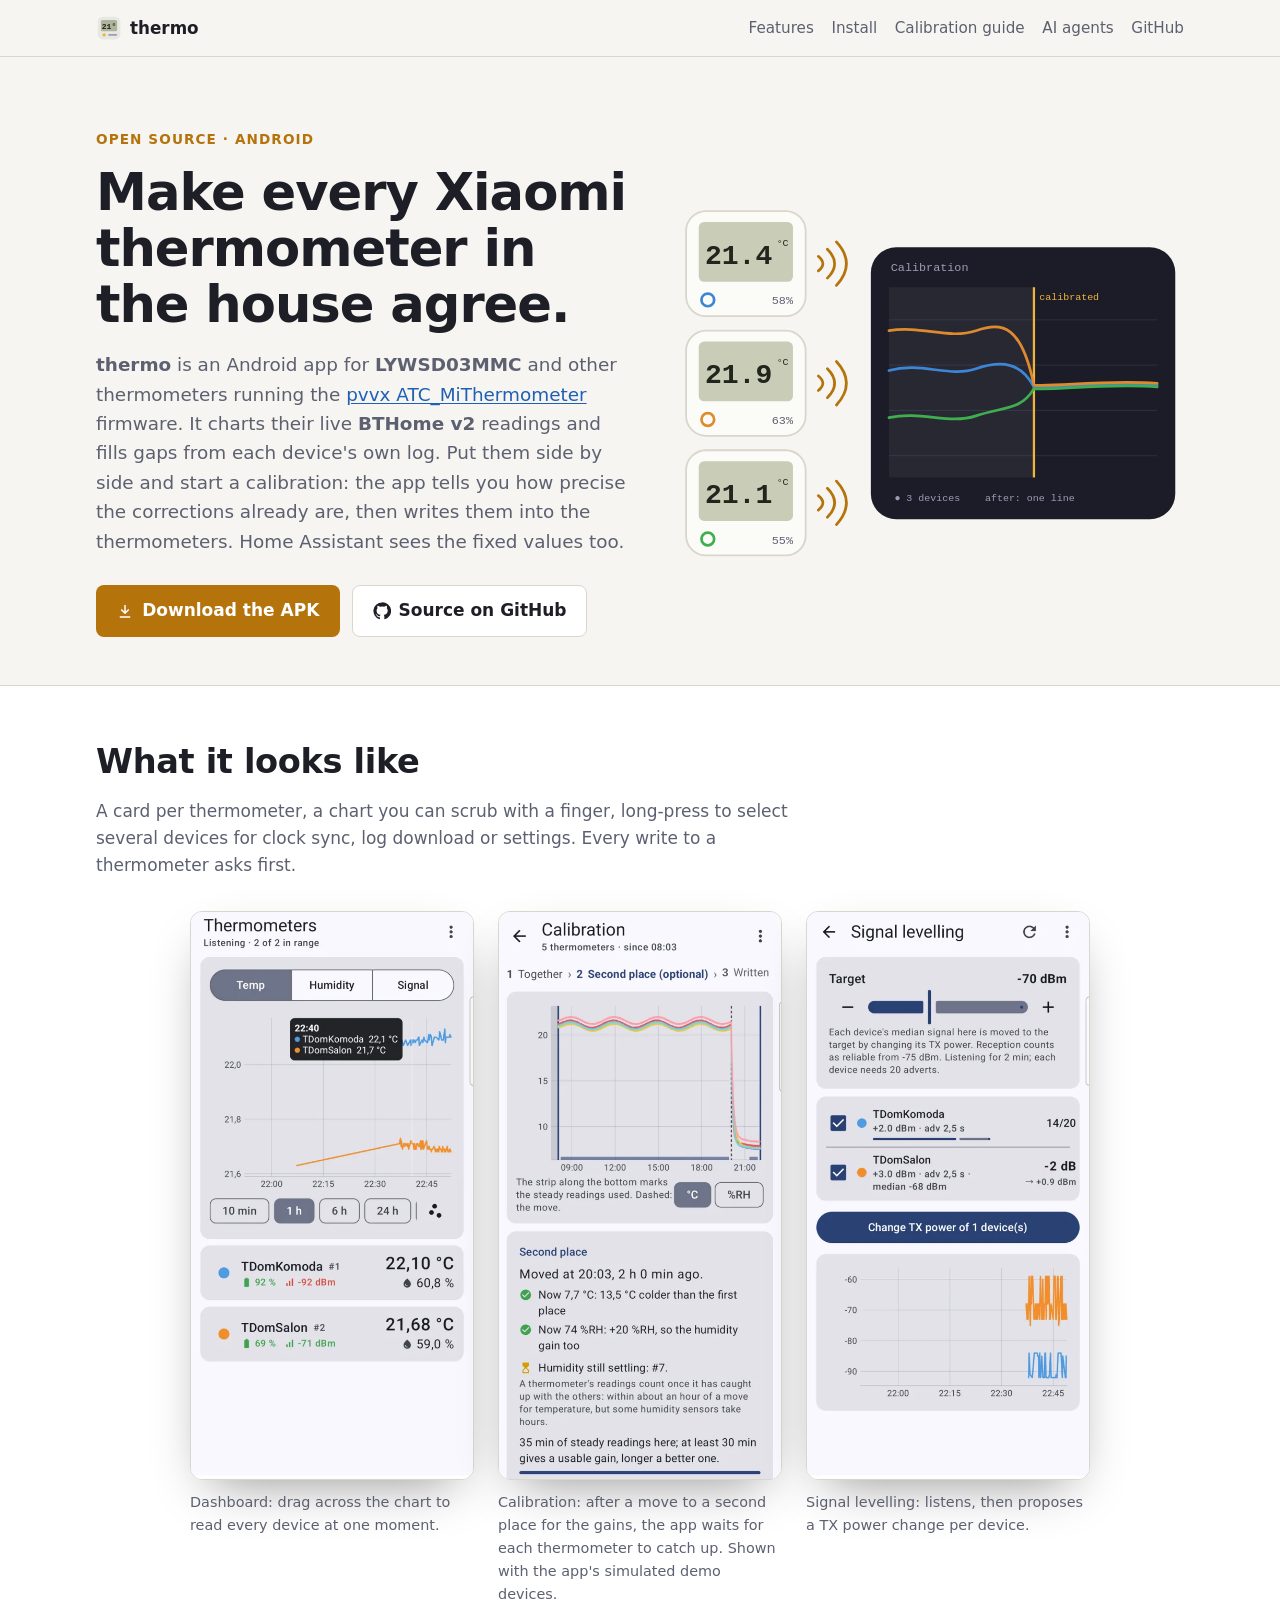
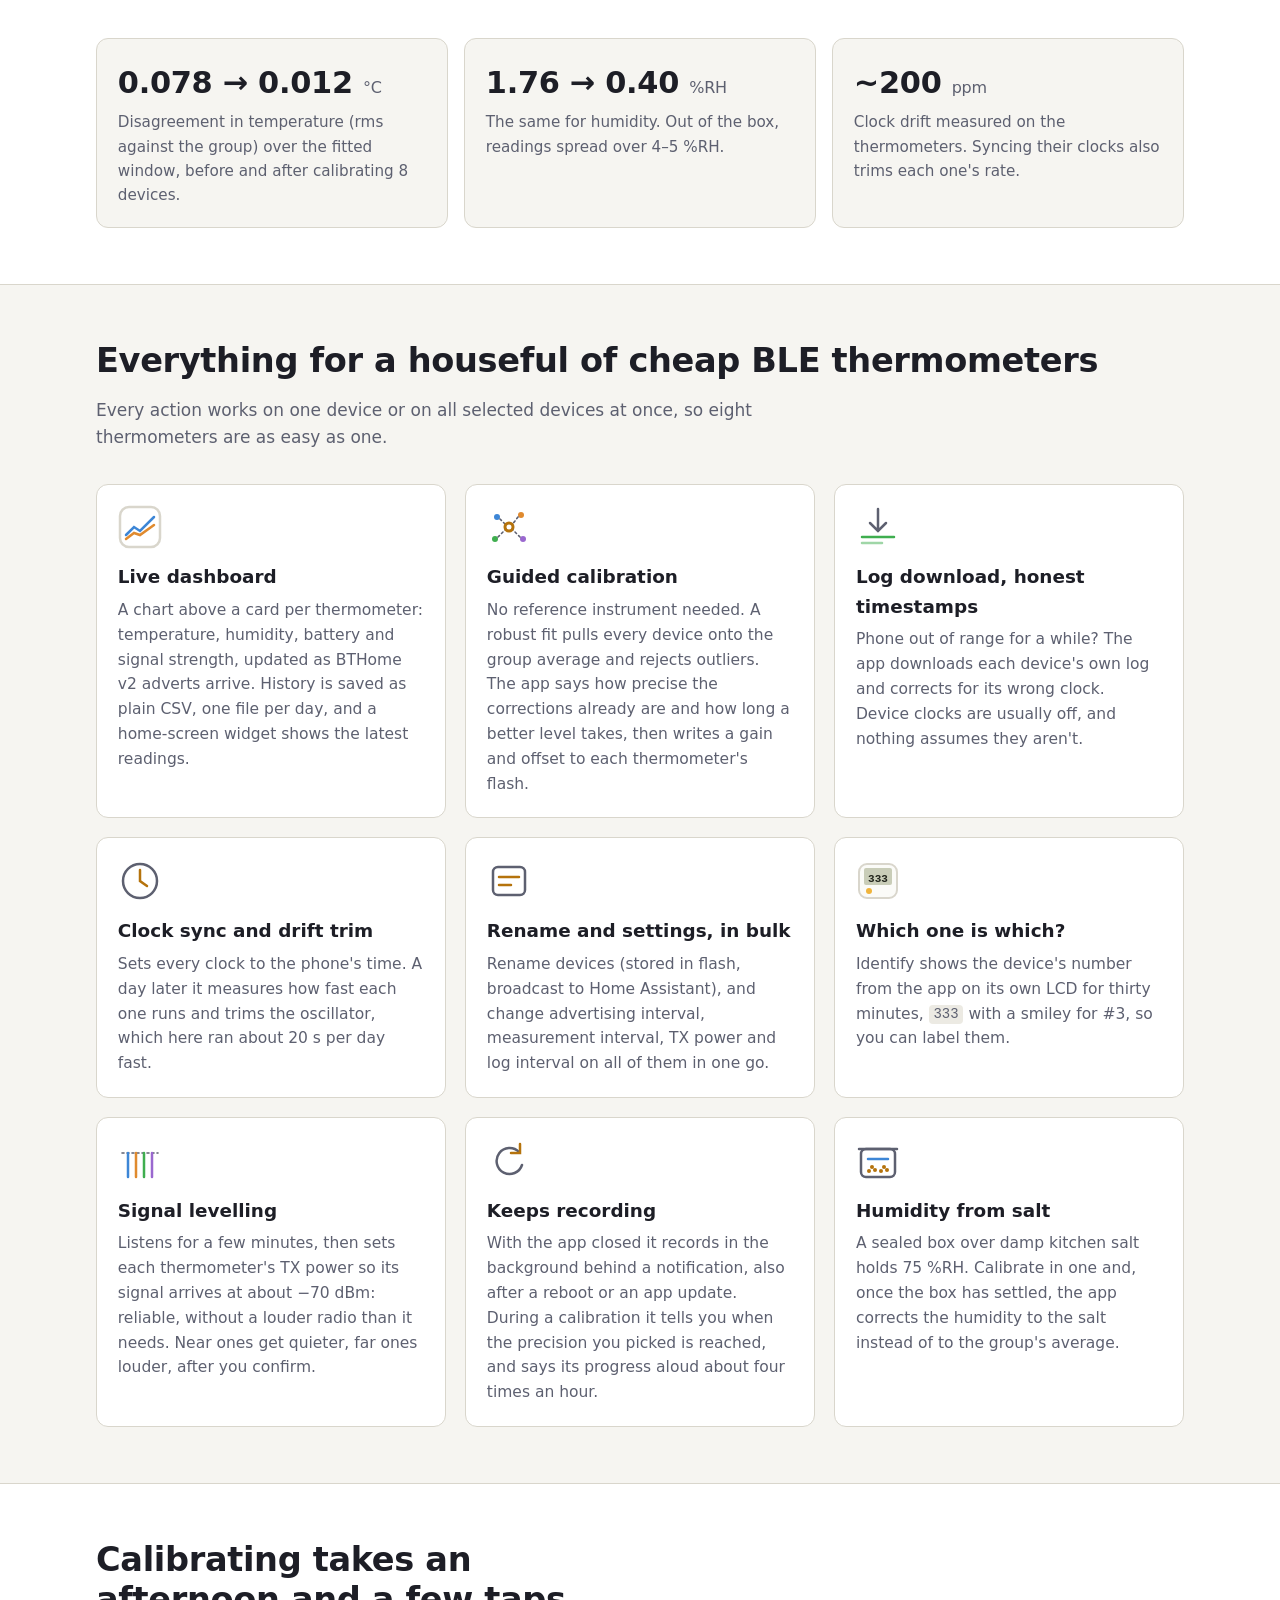
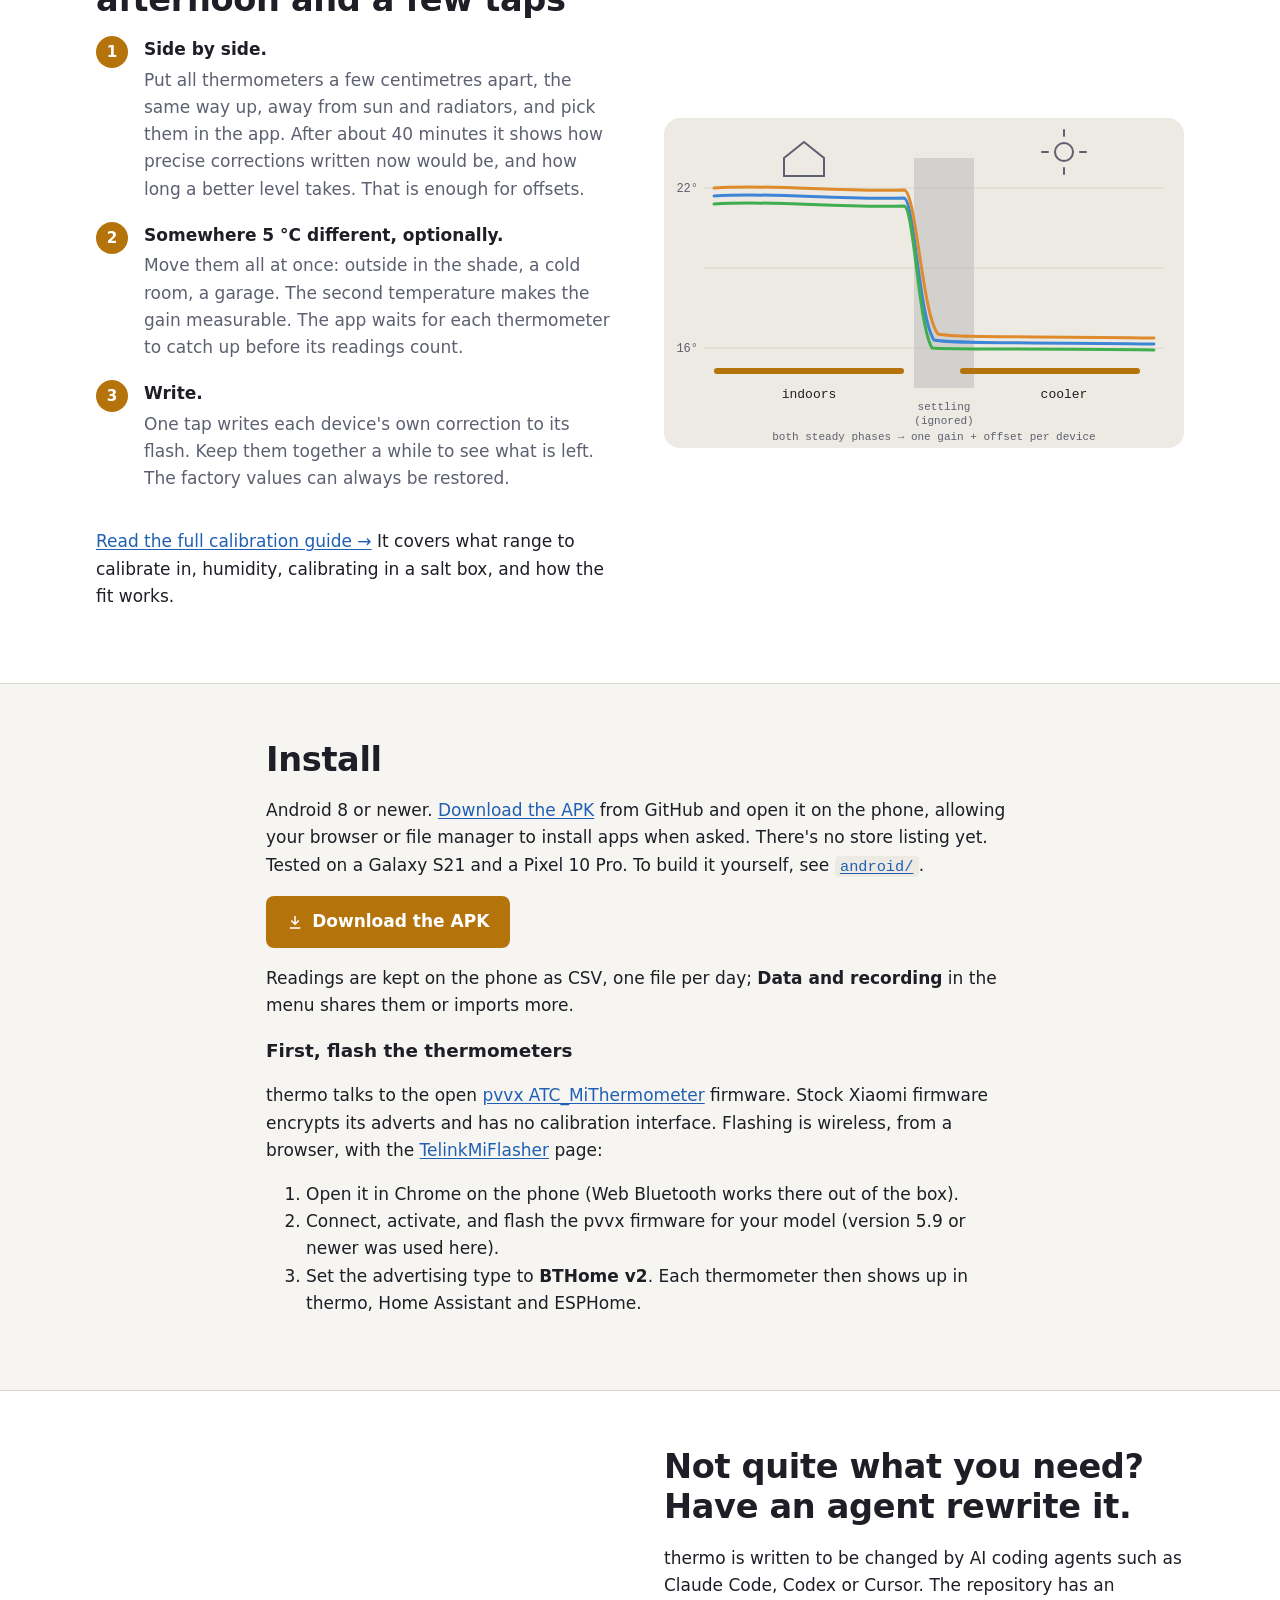
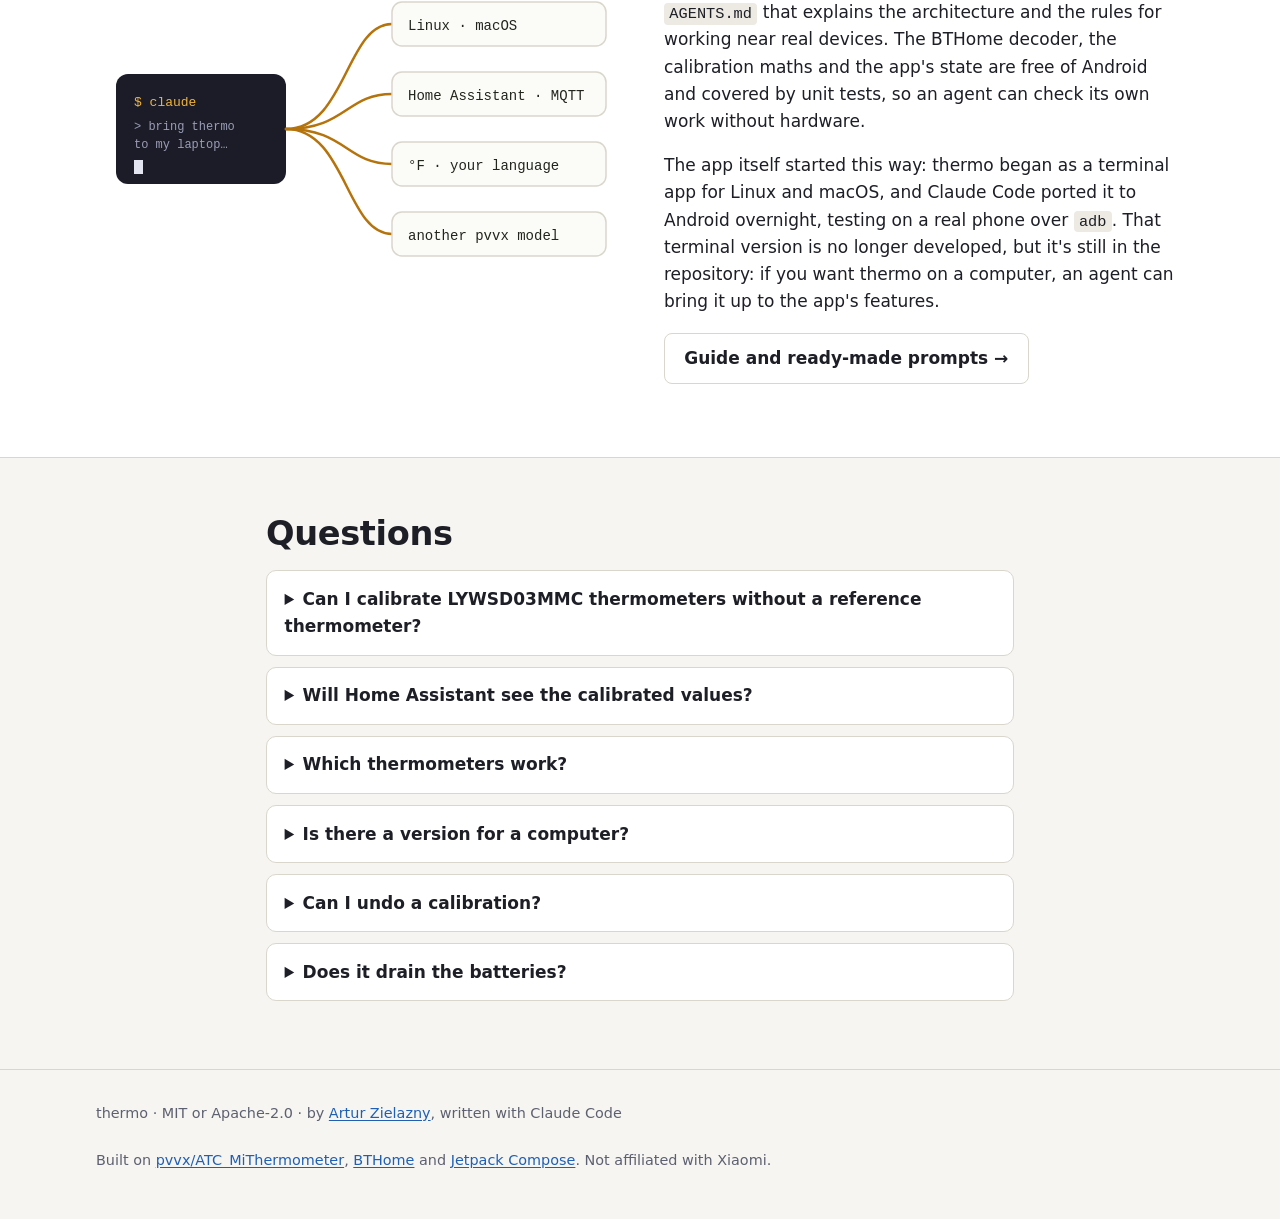
<file: site/index.html>
<!doctype html>
<html lang="en">
<head>
<meta charset="utf-8">
<meta name="viewport" content="width=device-width, initial-scale=1">
<title>thermo · Calibrate Xiaomi LYWSD03MMC thermometers with your Android phone</title>
<meta name="description" content="Free, open-source Android app for Xiaomi LYWSD03MMC and other pvvx ATC_MiThermometer BLE thermometers: live BTHome v2 readings, charts, log download, clock sync and a guided calibration that writes corrections into every device.">
<meta name="keywords" content="LYWSD03MMC, LYWSD03MMC calibration, Xiaomi thermometer calibration, pvvx ATC_MiThermometer, ATC firmware, BTHome v2, LYWSD03MMC Android app, Bluetooth thermometer Android, Home Assistant BTHome, humidity sensor calibration, Mi Temperature and Humidity Monitor 2">
<link rel="canonical" href="https://arturzielazny.github.io/atc-thermo/">
<meta name="theme-color" content="#14151e">
<link rel="icon" href="assets/favicon.svg" type="image/svg+xml">
<link rel="stylesheet" href="assets/style.css">
<meta property="og:type" content="website">
<meta property="og:site_name" content="thermo">
<meta property="og:title" content="thermo · make every Xiaomi thermometer in the house agree">
<meta property="og:description" content="An Android app that calibrates LYWSD03MMC thermometers on pvvx firmware against each other. Live BTHome readings, log download, clock sync, guided calibration.">
<meta property="og:url" content="https://arturzielazny.github.io/atc-thermo/">
<meta property="og:image" content="https://arturzielazny.github.io/atc-thermo/assets/og.png">
<meta property="og:image:width" content="1200">
<meta property="og:image:height" content="630">
<meta name="twitter:card" content="summary_large_image">
<script type="application/ld+json">
{
  "@context": "https://schema.org",
  "@type": "SoftwareApplication",
  "name": "thermo",
  "alternateName": "atc-thermo",
  "applicationCategory": "UtilitiesApplication",
  "operatingSystem": "Android",
  "description": "Android app with a dashboard and consensus calibration for Xiaomi LYWSD03MMC and other BLE thermometers running the pvvx ATC_MiThermometer firmware with BTHome v2.",
  "url": "https://arturzielazny.github.io/atc-thermo/",
  "downloadUrl": "https://github.com/arturzielazny/atc-thermo/releases",
  "codeRepository": "https://github.com/arturzielazny/atc-thermo",
  "programmingLanguage": "Kotlin",
  "license": "https://opensource.org/licenses/MIT",
  "offers": { "@type": "Offer", "price": "0", "priceCurrency": "USD" },
  "screenshot": "https://arturzielazny.github.io/atc-thermo/assets/android-dashboard.webp"
}
</script>
<script type="application/ld+json">
{
  "@context": "https://schema.org",
  "@type": "FAQPage",
  "mainEntity": [
    { "@type": "Question", "name": "Can I calibrate Xiaomi LYWSD03MMC thermometers without a reference thermometer?",
      "acceptedAnswer": { "@type": "Answer", "text": "Yes, relative to each other. Put all thermometers side by side; the thermo app fits a gain and offset per device so that every one agrees with the group's average, then writes the coefficients into each device's flash through the pvvx firmware. The average of several sensors is usually closer to the truth than any single one. For absolute humidity, calibrate in a sealed box over damp table salt, which holds 75 %RH: the app then corrects the humidity to the salt." } },
    { "@type": "Question", "name": "Do calibrated values show up in Home Assistant?",
      "acceptedAnswer": { "@type": "Answer", "text": "Yes. The corrections are stored in the thermometer itself, so every BTHome receiver, including Home Assistant's BTHome integration and ESPHome Bluetooth proxies, receives the corrected values. The app only listens to adverts and can run alongside Home Assistant." } },
    { "@type": "Question", "name": "Which devices are supported?",
      "acceptedAnswer": { "@type": "Answer", "text": "Tested with eight Xiaomi LYWSD03MMC (Mi Temperature and Humidity Monitor 2) on pvvx firmware 5.9, with both sensor variants. Other devices running the pvvx ATC_MiThermometer firmware with BTHome v2 advertising should work but are untested. So should THB1, THB2, BTH01, TH05 and other devices on pvvx's THB2 firmware, but they haven't been tested with the app." } },
    { "@type": "Question", "name": "Is there a version for a computer?",
      "acceptedAnswer": { "@type": "Answer", "text": "thermo started as a terminal app for Linux and macOS. It is no longer developed and is kept, unchanged, in the repository's archive. An AI coding agent can bring it up to the Android app's features, with the app's code as the reference." } }
  ]
}
</script>
</head>
<body>

<header class="top">
  <div class="wrap">
    <a class="brand" href="./" aria-label="thermo home">
      <svg viewBox="0 0 32 32" aria-hidden="true"><rect x="2" y="2" width="28" height="28" rx="7" fill="#e8e8e2"/><rect x="6" y="6" width="20" height="14" rx="2" fill="#aeb39c"/><text x="16" y="17.5" text-anchor="middle" font-family="ui-monospace,monospace" font-weight="700" font-size="10" fill="#22251c">21°</text><circle cx="10" cy="24.5" r="2" fill="#f0b43c"/><rect x="15" y="23.5" width="11" height="2" rx="1" fill="#9a9db5"/></svg>
      thermo
    </a>
    <nav class="links" aria-label="Main">
      <a href="#features" class="opt">Features</a>
      <a href="#install">Install</a>
      <a href="calibration.html">Calibration guide</a>
      <a href="agents.html" class="opt">AI agents</a>
      <a href="https://github.com/arturzielazny/atc-thermo">GitHub</a>
    </nav>
  </div>
</header>

<main>
<section class="hero">
  <div class="wrap grid">
    <div>
      <p class="eyebrow">Open source · Android</p>
      <h1>Make every Xiaomi thermometer in the house agree.</h1>
      <p class="lead"><strong>thermo</strong> is an Android app for <strong>LYWSD03MMC</strong> and other thermometers running the
        <a href="https://github.com/pvvx/ATC_MiThermometer">pvvx ATC_MiThermometer</a> firmware. It charts their live
        <strong>BTHome v2</strong> readings and fills gaps from each device's own log. Put them side by side and start a calibration:
        the app tells you how precise the corrections already are, then writes them into the thermometers. Home Assistant sees the fixed values too.</p>
      <div class="cta">
        <a class="btn primary" href="https://github.com/arturzielazny/atc-thermo/releases/tag/android-v0.5.0">
          <svg viewBox="0 0 24 24" fill="none" stroke="currentColor" stroke-width="2" aria-hidden="true"><path d="M12 4v11M7 10l5 5 5-5M5 20h14"/></svg>
          Download the APK
        </a>
        <a class="btn" href="https://github.com/arturzielazny/atc-thermo">
          <svg viewBox="0 0 24 24" fill="currentColor" aria-hidden="true"><path d="M12 .5a11.5 11.5 0 0 0-3.6 22.4c.6.1.8-.3.8-.6v-2c-3.2.7-3.9-1.5-3.9-1.5-.5-1.3-1.3-1.7-1.3-1.7-1-.7.1-.7.1-.7 1.2.1 1.8 1.2 1.8 1.2 1 1.8 2.8 1.3 3.5 1 .1-.8.4-1.3.7-1.6-2.6-.3-5.3-1.3-5.3-5.7 0-1.3.5-2.3 1.2-3.1-.1-.3-.5-1.5.1-3.1 0 0 1-.3 3.2 1.2a11 11 0 0 1 5.8 0c2.2-1.5 3.2-1.2 3.2-1.2.6 1.6.2 2.8.1 3.1.8.8 1.2 1.8 1.2 3.1 0 4.4-2.7 5.4-5.3 5.7.4.4.8 1.1.8 2.2v3.2c0 .3.2.7.8.6A11.5 11.5 0 0 0 12 .5z"/></svg>
          Source on GitHub
        </a>
      </div>
    </div>

    <!-- Symbolic: three thermometers disagree, their adverts reach the app's chart, and after the calibration mark their lines merge. -->
    <svg class="ill" viewBox="0 0 560 420" role="img" aria-labelledby="hero-t">
      <title id="hero-t">Three thermometers showing 21.4, 21.9 and 21.1 °C send Bluetooth adverts to the app's chart, where their lines merge after calibration</title>
      <g>
        <rect class="shell" x="10" y="20" width="132" height="116" rx="22" stroke-width="2"/>
        <rect class="lcd" x="24" y="32" width="104" height="66" rx="6"/>
        <text class="ink" x="68" y="78" text-anchor="middle" font-size="31" font-weight="700">21.4</text>
        <text class="ink" x="110" y="58" font-size="11">°C</text>
        <circle cx="34" cy="118" r="7" fill="none" stroke="#3d86d6" stroke-width="3"/>
        <text class="muted" x="128" y="123" text-anchor="end" font-size="13">58%</text>
      </g>
      <g>
        <rect class="shell" x="10" y="152" width="132" height="116" rx="22" stroke-width="2"/>
        <rect class="lcd" x="24" y="164" width="104" height="66" rx="6"/>
        <text class="ink" x="68" y="210" text-anchor="middle" font-size="31" font-weight="700">21.9</text>
        <text class="ink" x="110" y="190" font-size="11">°C</text>
        <circle cx="34" cy="250" r="7" fill="none" stroke="#e08a2e" stroke-width="3"/>
        <text class="muted" x="128" y="255" text-anchor="end" font-size="13">63%</text>
      </g>
      <g>
        <rect class="shell" x="10" y="284" width="132" height="116" rx="22" stroke-width="2"/>
        <rect class="lcd" x="24" y="296" width="104" height="66" rx="6"/>
        <text class="ink" x="68" y="342" text-anchor="middle" font-size="31" font-weight="700">21.1</text>
        <text class="ink" x="110" y="322" font-size="11">°C</text>
        <circle cx="34" cy="382" r="7" fill="none" stroke="#3fae4f" stroke-width="3"/>
        <text class="muted" x="128" y="387" text-anchor="end" font-size="13">55%</text>
      </g>
      <g fill="none" stroke-width="3" stroke-linecap="round">
        <path class="wave astroke" d="M156 70 q10 8 0 16"/>
        <path class="wave d2 astroke" d="M166 62 q16 16 0 32"/>
        <path class="wave d3 astroke" d="M176 54 q22 24 0 48"/>
        <path class="wave astroke" d="M156 202 q10 8 0 16"/>
        <path class="wave d2 astroke" d="M166 194 q16 16 0 32"/>
        <path class="wave d3 astroke" d="M176 186 q22 24 0 48"/>
        <path class="wave astroke" d="M156 334 q10 8 0 16"/>
        <path class="wave d2 astroke" d="M166 326 q16 16 0 32"/>
        <path class="wave d3 astroke" d="M176 318 q22 24 0 48"/>
      </g>
      <g>
        <rect class="term" x="214" y="60" width="336" height="300" rx="28"/>
        <text x="236" y="86" font-size="13" fill="#9a9db5">Calibration</text>
        <g stroke-width="1" class="termline">
          <line x1="234" y1="140" x2="530" y2="140"/><line x1="234" y1="190" x2="530" y2="190"/>
          <line x1="234" y1="240" x2="530" y2="240"/><line x1="234" y1="290" x2="530" y2="290"/>
        </g>
        <rect x="234" y="104" width="160" height="210" fill="#ffffff" opacity="0.05"/>
        <line x1="394" y1="104" x2="394" y2="314" stroke="#f0b43c" stroke-width="2.5"/>
        <text x="400" y="118" font-size="11" fill="#f0b43c">calibrated</text>
        <g fill="none" stroke-width="3" stroke-linecap="round" stroke-linejoin="round">
          <path d="M234 196 C270 186 300 204 330 194 S380 188 394 214 C420 216 470 208 530 212" stroke="#3d86d6"/>
          <path d="M234 152 C270 146 300 162 330 152 S380 146 394 212 C420 214 470 206 530 210" stroke="#e08a2e"/>
          <path d="M234 248 C270 240 300 256 330 246 S380 240 394 216 C420 218 470 210 530 214" stroke="#3fae4f"/>
        </g>
        <g font-size="11" fill="#9a9db5">
          <text x="240" y="340">● 3 devices</text>
          <text x="340" y="340">after: one line</text>
        </g>
      </g>
    </svg>
  </div>
</section>

<section class="alt" aria-labelledby="see">
  <div class="wrap">
    <h2 id="see">What it looks like</h2>
    <p class="section-lead">A card per thermometer, a chart you can scrub with a finger, long-press to select several devices for clock sync, log download or settings. Every write to a thermometer asks first.</p>
    <div class="phones">
      <figure class="shot"><img src="assets/android-dashboard.webp" width="540" height="1085" alt="thermo Android dashboard: temperature chart of two thermometers with a touch tooltip, time span chips, and a card per device with temperature, humidity, battery and signal" loading="eager"><figcaption>Dashboard: drag across the chart to read every device at one moment.</figcaption></figure>
      <figure class="shot"><img src="assets/android-calibration.webp" width="540" height="1085" alt="thermo Android calibration screen in the second place: steps Together, Second place and Written, a chart of five thermometers moved from 21 °C to 8 °C with a dashed line at the move and a strip under the steady readings, and checks that the place is 13.5 °C colder and 20 %RH more humid, that one device's humidity is still settling, and that 35 minutes of steady readings were collected" loading="lazy"><figcaption>Calibration: after a move to a second place for the gains, the app waits for each thermometer to catch up. Shown with the app's simulated demo devices.</figcaption></figure>
      <figure class="shot"><img src="assets/android-levelling.webp" width="540" height="1085" alt="thermo Android signal levelling screen: a target of −70 dBm, per-device progress and planned TX power change, and a signal strength chart" loading="lazy"><figcaption>Signal levelling: listens, then proposes a TX power change per device.</figcaption></figure>
    </div>
    <div class="stats">
      <div class="stat"><div class="num">0.078 → 0.012 <small>°C</small></div><p>Disagreement in temperature (rms against the group) over the fitted window, before and after calibrating 8 devices.</p></div>
      <div class="stat"><div class="num">1.76 → 0.40 <small>%RH</small></div><p>The same for humidity. Out of the box, readings spread over 4–5 %RH.</p></div>
      <div class="stat"><div class="num">~200 <small>ppm</small></div><p>Clock drift measured on the thermometers. Syncing their clocks also trims each one's rate.</p></div>
    </div>
  </div>
</section>

<section id="features" aria-labelledby="feat">
  <div class="wrap">
    <h2 id="feat">Everything for a houseful of cheap BLE thermometers</h2>
    <p class="section-lead">Every action works on one device or on all selected devices at once, so eight thermometers are as easy as one.</p>
    <div class="features">
      <div class="card">
        <svg class="icon ill" viewBox="0 0 44 44" fill="none" stroke-width="2.5" stroke-linecap="round" aria-hidden="true"><rect class="line" x="2" y="2" width="40" height="40" rx="9" stroke="currentColor" fill="none"/><path d="M8 30 L16 22 L22 26 L36 12" stroke="#3d86d6"/><path d="M8 34 L16 28 L22 30 L36 20" stroke="#e08a2e"/></svg>
        <h3>Live dashboard</h3>
        <p>A chart above a card per thermometer: temperature, humidity, battery and signal strength, updated as BTHome v2 adverts arrive. History is saved as plain CSV, one file per day, and a home-screen widget shows the latest readings.</p>
      </div>
      <div class="card">
        <svg class="icon ill" viewBox="0 0 44 44" fill="none" stroke-width="2.5" stroke-linecap="round" aria-hidden="true"><circle cx="10" cy="12" r="3" fill="#3d86d6" stroke="none"/><circle cx="34" cy="10" r="3" fill="#e08a2e" stroke="none"/><circle cx="8" cy="34" r="3" fill="#3fae4f" stroke="none"/><circle cx="36" cy="34" r="3" fill="#9a68cf" stroke="none"/><path class="mstroke" d="M13 14l6 6M31 12l-6 8M11 32l8-8M33 32l-8-8" stroke-width="1.6" stroke-dasharray="2 3"/><circle class="astroke" cx="22" cy="22" r="4" stroke-width="3"/></svg>
        <h3>Guided calibration</h3>
        <p>No reference instrument needed. A robust fit pulls every device onto the group average and rejects outliers. The app says how precise the corrections already are and how long a better level takes, then writes a gain and offset to each thermometer's flash.</p>
      </div>
      <div class="card">
        <svg class="icon ill" viewBox="0 0 44 44" fill="none" stroke-width="2.5" stroke-linecap="round" aria-hidden="true"><path class="mstroke" d="M22 4v22M14 18l8 8 8-8"/><path d="M6 32h32" stroke="#3fae4f"/><path d="M6 38h20" stroke="#3fae4f" opacity="0.5"/></svg>
        <h3>Log download, honest timestamps</h3>
        <p>Phone out of range for a while? The app downloads each device's own log and corrects for its wrong clock. Device clocks are usually off, and nothing assumes they aren't.</p>
      </div>
      <div class="card">
        <svg class="icon ill" viewBox="0 0 44 44" fill="none" stroke-width="2.5" stroke-linecap="round" aria-hidden="true"><circle class="mstroke" cx="22" cy="22" r="17"/><path class="astroke" d="M22 11v11l7 5"/></svg>
        <h3>Clock sync and drift trim</h3>
        <p>Sets every clock to the phone's time. A day later it measures how fast each one runs and trims the oscillator, which here ran about 20 s per day fast.</p>
      </div>
      <div class="card">
        <svg class="icon ill" viewBox="0 0 44 44" fill="none" stroke-width="2.5" stroke-linecap="round" aria-hidden="true"><rect class="mstroke" x="6" y="8" width="32" height="28" rx="5"/><path class="astroke" d="M12 18h20M12 26h12"/></svg>
        <h3>Rename and settings, in bulk</h3>
        <p>Rename devices (stored in flash, broadcast to Home Assistant), and change advertising interval, measurement interval, TX power and log interval on all of them in one go.</p>
      </div>
      <div class="card">
        <svg class="icon ill" viewBox="0 0 44 44" aria-hidden="true"><rect class="shell" x="3" y="5" width="38" height="34" rx="8" stroke-width="2"/><rect class="lcd" x="8" y="9" width="28" height="17" rx="2"/><text class="ink" x="22" y="22.5" text-anchor="middle" font-size="11" font-weight="700">333</text><circle cx="13" cy="32" r="3" fill="#f0b43c"/></svg>
        <h3>Which one is which?</h3>
        <p>Identify shows the device's number from the app on its own LCD for thirty minutes, <code>333</code> with a smiley for #3, so you can label them.</p>
      </div>
      <div class="card">
        <svg class="icon ill" viewBox="0 0 44 44" fill="none" stroke-width="2.5" stroke-linecap="round" aria-hidden="true"><path class="mstroke" d="M4 14h36" stroke-width="1.6" stroke-dasharray="2 3"/><path d="M10 38V14" stroke="#3d86d6"/><path d="M18 38V14" stroke="#e08a2e"/><path d="M26 38V14" stroke="#3fae4f"/><path d="M34 38V14" stroke="#9a68cf"/></svg>
        <h3>Signal levelling</h3>
        <p>Listens for a few minutes, then sets each thermometer's TX power so its signal arrives at about −70 dBm: reliable, without a louder radio than it needs. Near ones get quieter, far ones louder, after you confirm.</p>
      </div>
      <div class="card">
        <svg class="icon ill" viewBox="0 0 44 44" fill="none" stroke-width="2.5" stroke-linecap="round" aria-hidden="true"><path class="mstroke" d="M35 26a13 13 0 1 1-3-13"/><path class="astroke" d="M33 5v9h-9"/></svg>
        <h3>Keeps recording</h3>
        <p>With the app closed it records in the background behind a notification, also after a reboot or an app update. During a calibration it tells you when the precision you picked is reached, and says its progress aloud about four times an hour.</p>
      </div>
      <div class="card">
        <svg class="icon ill" viewBox="0 0 44 44" fill="none" stroke-width="2.5" stroke-linecap="round" aria-hidden="true"><rect class="mstroke" x="5" y="10" width="34" height="28" rx="5"/><path class="mstroke" d="M3 10h38"/><g class="accent" stroke="none"><circle cx="13" cy="32" r="2"/><circle cx="19" cy="31" r="2"/><circle cx="25" cy="32" r="2"/><circle cx="31" cy="31" r="2"/><circle cx="16" cy="28" r="2"/><circle cx="28" cy="28" r="2"/></g><path d="M12 20h20" stroke="#3d86d6"/></svg>
        <h3>Humidity from salt</h3>
        <p>A sealed box over damp kitchen salt holds 75 %RH. Calibrate in one and, once the box has settled, the app corrects the humidity to the salt instead of to the group's average.</p>
      </div>
    </div>
  </div>
</section>

<section class="alt" aria-labelledby="how">
  <div class="wrap split">
    <div>
      <h2 id="how">Calibrating takes an afternoon and a few taps</h2>
      <ol class="steps">
        <li><strong>Side by side.</strong><p>Put all thermometers a few centimetres apart, the same way up, away from sun and radiators, and pick them in the app. After about 40 minutes it shows how precise corrections written now would be, and how long a better level takes. That is enough for offsets.</p></li>
        <li><strong>Somewhere 5 °C different, optionally.</strong><p>Move them all at once: outside in the shade, a cold room, a garage. The second temperature makes the gain measurable. The app waits for each thermometer to catch up before its readings count.</p></li>
        <li><strong>Write.</strong><p>One tap writes each device's own correction to its flash. Keep them together a while to see what is left. The factory values can always be restored.</p></li>
      </ol>
      <p><a href="calibration.html">Read the full calibration guide →</a> It covers what range to calibrate in, humidity, calibrating in a salt box, and how the fit works.</p>
    </div>
    <!-- Symbolic: steady indoor plateau, a move, a cooler plateau; the shaded settling hour is ignored. -->
    <svg class="ill" viewBox="0 0 520 330" role="img" aria-labelledby="proc-t">
      <title id="proc-t">Temperature over time: a steady indoor phase, a move, a settling hour that is ignored, and a steady cooler phase; both steady phases feed the fit</title>
      <rect class="bg" x="0" y="0" width="520" height="330" rx="16"/>
      <g class="line" stroke-width="1"><line x1="40" y1="70" x2="500" y2="70"/><line x1="40" y1="150" x2="500" y2="150"/><line x1="40" y1="230" x2="500" y2="230"/></g>
      <text class="muted" x="34" y="74" text-anchor="end" font-size="12">22°</text>
      <text class="muted" x="34" y="234" text-anchor="end" font-size="12">16°</text>
      <rect x="250" y="40" width="60" height="230" class="muted" opacity="0.18"/>
      <text class="muted" x="280" y="292" text-anchor="middle" font-size="11">settling</text>
      <text class="muted" x="280" y="306" text-anchor="middle" font-size="11">(ignored)</text>
      <g fill="none" stroke-width="3" stroke-linecap="round">
        <path d="M50 78 C110 74 170 82 240 80 C250 80 255 200 270 222 C290 226 360 224 490 226" stroke="#3d86d6"/>
        <path d="M50 70 C110 66 170 74 240 72 C252 72 258 196 274 216 C294 220 360 218 490 220" stroke="#e08a2e"/>
        <path d="M50 86 C110 82 170 90 240 88 C250 88 254 206 268 230 C290 232 360 230 490 232" stroke="#3fae4f"/>
      </g>
      <g class="accent">
        <rect x="50" y="250" width="190" height="6" rx="3"/>
        <rect x="296" y="250" width="180" height="6" rx="3"/>
      </g>
      <text class="text" x="145" y="280" text-anchor="middle" font-size="13">indoors</text>
      <text class="text" x="400" y="280" text-anchor="middle" font-size="13">cooler</text>
      <g class="ill">
        <path d="M120 40 l20 -16 l20 16 v18 h-40z" fill="none" class="mstroke" stroke-width="2"/>
        <circle cx="400" cy="34" r="9" fill="none" class="mstroke" stroke-width="2"/>
        <path d="M400 18v-6M400 56v-6M384 34h-6M422 34h-6" class="mstroke" stroke-width="2" stroke-linecap="round"/>
      </g>
      <text class="muted" x="270" y="322" text-anchor="middle" font-size="11">both steady phases → one gain + offset per device</text>
    </svg>
  </div>
</section>

<section id="install" aria-labelledby="inst">
  <div class="wrap narrow">
    <h2 id="inst">Install</h2>
    <p>Android 8 or newer. <a href="https://github.com/arturzielazny/atc-thermo/releases/tag/android-v0.5.0">Download the APK</a> from GitHub and open it on the phone, allowing your browser or file manager to install apps when asked. There's no store listing yet. Tested on a Galaxy S21 and a Pixel 10 Pro. To build it yourself, see <a href="https://github.com/arturzielazny/atc-thermo/tree/main/android"><code>android/</code></a>.</p>
    <p class="cta"><a class="btn primary" href="https://github.com/arturzielazny/atc-thermo/releases/tag/android-v0.5.0">
      <svg viewBox="0 0 24 24" fill="none" stroke="currentColor" stroke-width="2" aria-hidden="true"><path d="M12 4v11M7 10l5 5 5-5M5 20h14"/></svg>
      Download the APK
    </a></p>
    <p>Readings are kept on the phone as CSV, one file per day; <strong>Data and recording</strong> in the menu shares them or imports more.</p>

    <h3 id="flash">First, flash the thermometers</h3>
    <p>thermo talks to the open <a href="https://github.com/pvvx/ATC_MiThermometer">pvvx ATC_MiThermometer</a> firmware. Stock Xiaomi firmware encrypts its adverts and has no calibration interface. Flashing is wireless, from a browser, with the <a href="https://pvvx.github.io/ATC_MiThermometer/TelinkMiFlasher.html">TelinkMiFlasher</a> page:</p>
    <ol>
      <li>Open it in Chrome on the phone (Web Bluetooth works there out of the box).</li>
      <li>Connect, activate, and flash the pvvx firmware for your model (version 5.9 or newer was used here).</li>
      <li>Set the advertising type to <strong>BTHome v2</strong>. Each thermometer then shows up in thermo, Home Assistant and ESPHome.</li>
    </ol>
  </div>
</section>

<section class="alt" aria-labelledby="agents">
  <div class="wrap split">
    <!-- Symbolic: one codebase branching to different targets. -->
    <svg class="ill" viewBox="0 0 520 300" role="img" aria-labelledby="ag-t">
      <title id="ag-t">An AI agent in a terminal, changing thermo into a desktop version, a Home Assistant MQTT bridge, a Fahrenheit display or support for another thermometer</title>
      <rect class="term" x="20" y="100" width="170" height="110" rx="12"/>
      <text x="38" y="132" font-size="13" fill="#f0b43c">$ claude</text>
      <text x="38" y="156" font-size="12" fill="#9a9db5">&gt; bring thermo</text>
      <text x="38" y="174" font-size="12" fill="#9a9db5">  to my laptop…</text>
      <rect x="38" y="186" width="9" height="14" fill="#e3e5f0"/>
      <g fill="none" stroke-width="2.5" class="astroke" stroke-linecap="round">
        <path d="M190 155 C250 155 250 50 296 50"/>
        <path d="M190 155 C250 155 250 120 296 120"/>
        <path d="M190 155 C250 155 250 190 296 190"/>
        <path d="M190 155 C250 155 250 260 296 260"/>
      </g>
      <g>
        <rect class="shell" x="296" y="28" width="214" height="44" rx="10" stroke-width="1.5"/>
        <text class="ink" x="312" y="56" font-size="14">Linux · macOS</text>
        <rect class="shell" x="296" y="98" width="214" height="44" rx="10" stroke-width="1.5"/>
        <text class="ink" x="312" y="126" font-size="14">Home Assistant · MQTT</text>
        <rect class="shell" x="296" y="168" width="214" height="44" rx="10" stroke-width="1.5"/>
        <text class="ink" x="312" y="196" font-size="14">°F · your language</text>
        <rect class="shell" x="296" y="238" width="214" height="44" rx="10" stroke-width="1.5"/>
        <text class="ink" x="312" y="266" font-size="14">another pvvx model</text>
      </g>
    </svg>
    <div>
      <h2 id="ag">Not quite what you need? Have an agent rewrite it.</h2>
      <p>thermo is written to be changed by AI coding agents such as Claude Code, Codex or Cursor. The repository has an <code>AGENTS.md</code> that explains the architecture and the rules for working near real devices. The BTHome decoder, the calibration maths and the app's state are free of Android and covered by unit tests, so an agent can check its own work without hardware.</p>
      <p>The app itself started this way: thermo began as a terminal app for Linux and macOS, and Claude Code ported it to Android overnight, testing on a real phone over <code>adb</code>. That terminal version is no longer developed, but it's still in the repository: if you want thermo on a computer, an agent can bring it up to the app's features.</p>
      <p><a class="btn" href="agents.html">Guide and ready-made prompts →</a></p>
    </div>
  </div>
</section>

<section aria-labelledby="faq">
  <div class="wrap narrow">
    <h2 id="faq">Questions</h2>
    <details><summary>Can I calibrate LYWSD03MMC thermometers without a reference thermometer?</summary>
      <p>Yes, relative to each other: the app makes all devices agree with their group average, which is usually closer to the truth than any single sensor. Agreement isn't absolute accuracy, though. For humidity there is a cheap reference: a sealed box over damp table salt holds 75 %RH, and calibrated in one, the app corrects the humidity to the salt. The <a href="calibration.html#salt">guide</a> explains how.</p></details>
    <details><summary>Will Home Assistant see the calibrated values?</summary>
      <p>Yes. The gain and offset are written into each thermometer, so every receiver of its BTHome adverts gets corrected values: Home Assistant's BTHome integration, ESPHome Bluetooth proxies and anything else that decodes BTHome. The app only listens, so it runs fine next to them. Names set in the app appear in Home Assistant when it scans actively.</p></details>
    <details><summary>Which thermometers work?</summary>
      <p>Tested with eight Xiaomi LYWSD03MMC (Mi Temperature and Humidity Monitor 2) on pvvx firmware 5.9, including both sensor variants (SHT4x-type and SHT3x-type coefficients). Other models running the pvvx firmware with BTHome v2, such as MHO-C401 or CGG1, should show up and be calibratable but are untested. So should THB1, THB2, BTH01, TH05 and other devices on pvvx's <a href="https://github.com/pvvx/THB2">THB2 firmware</a>: the app supports it, but it hasn't been tested with one yet. Reports are welcome.</p></details>
    <details><summary>Is there a version for a computer?</summary>
      <p>thermo started as a terminal app for Linux and macOS. It is no longer developed and is kept, unchanged, in the repository's <a href="https://github.com/arturzielazny/atc-thermo/tree/main/archive/tui"><code>archive/tui</code></a>; the history files are the same as the app's. If you need it, an AI coding agent can bring it up to the app's features: see <a href="agents.html">the agents guide</a>.</p></details>
    <details><summary>Can I undo a calibration?</summary>
      <p>Yes. <strong>Restore factory calibration</strong> in the calibration screen's menu brings back the factory coefficients, and every change is logged with old and new values in <code>calibrations.csv</code>. Corrections compose, so you can calibrate again later on top of the last one.</p></details>
    <details><summary>Does it drain the batteries?</summary>
      <p>Listening is passive and costs the thermometers nothing. The app connects to a device when you ask for something (clock sync, settings, rename, identify, calibration, signal levelling, whose screen reads each device's settings when it opens) and to download its log when a device's history has a gap. Levelling can save battery: it turns down the radio of thermometers close to the phone.</p></details>
  </div>
</section>
</main>

<footer>
  <div class="wrap">
    <span>thermo · MIT or Apache-2.0 · by <a href="https://github.com/arturzielazny">Artur Zielazny</a>, written with Claude Code</span>
    <span>Built on <a href="https://github.com/pvvx/ATC_MiThermometer">pvvx/ATC_MiThermometer</a>, <a href="https://bthome.io">BTHome</a> and <a href="https://developer.android.com/compose">Jetpack Compose</a>. Not affiliated with Xiaomi.</span>
  </div>
</footer>

</body>
</html>
</file>
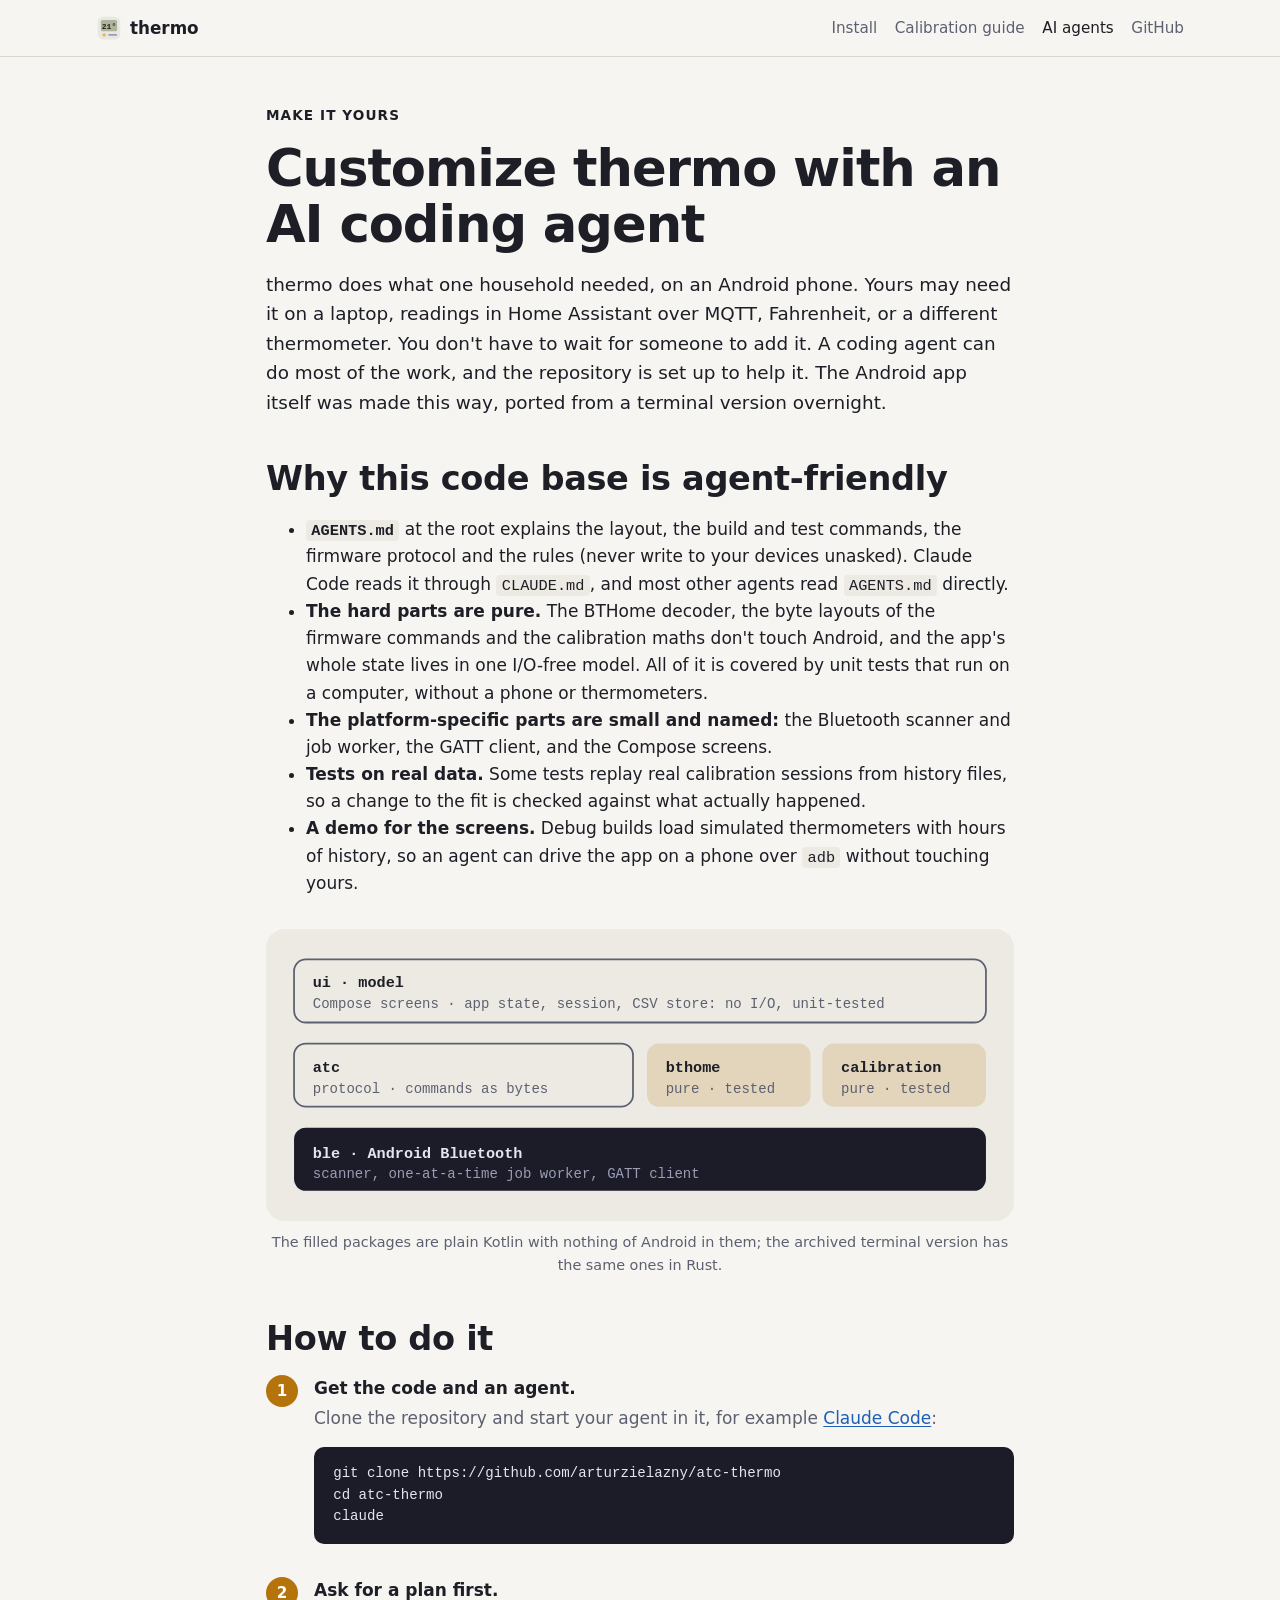
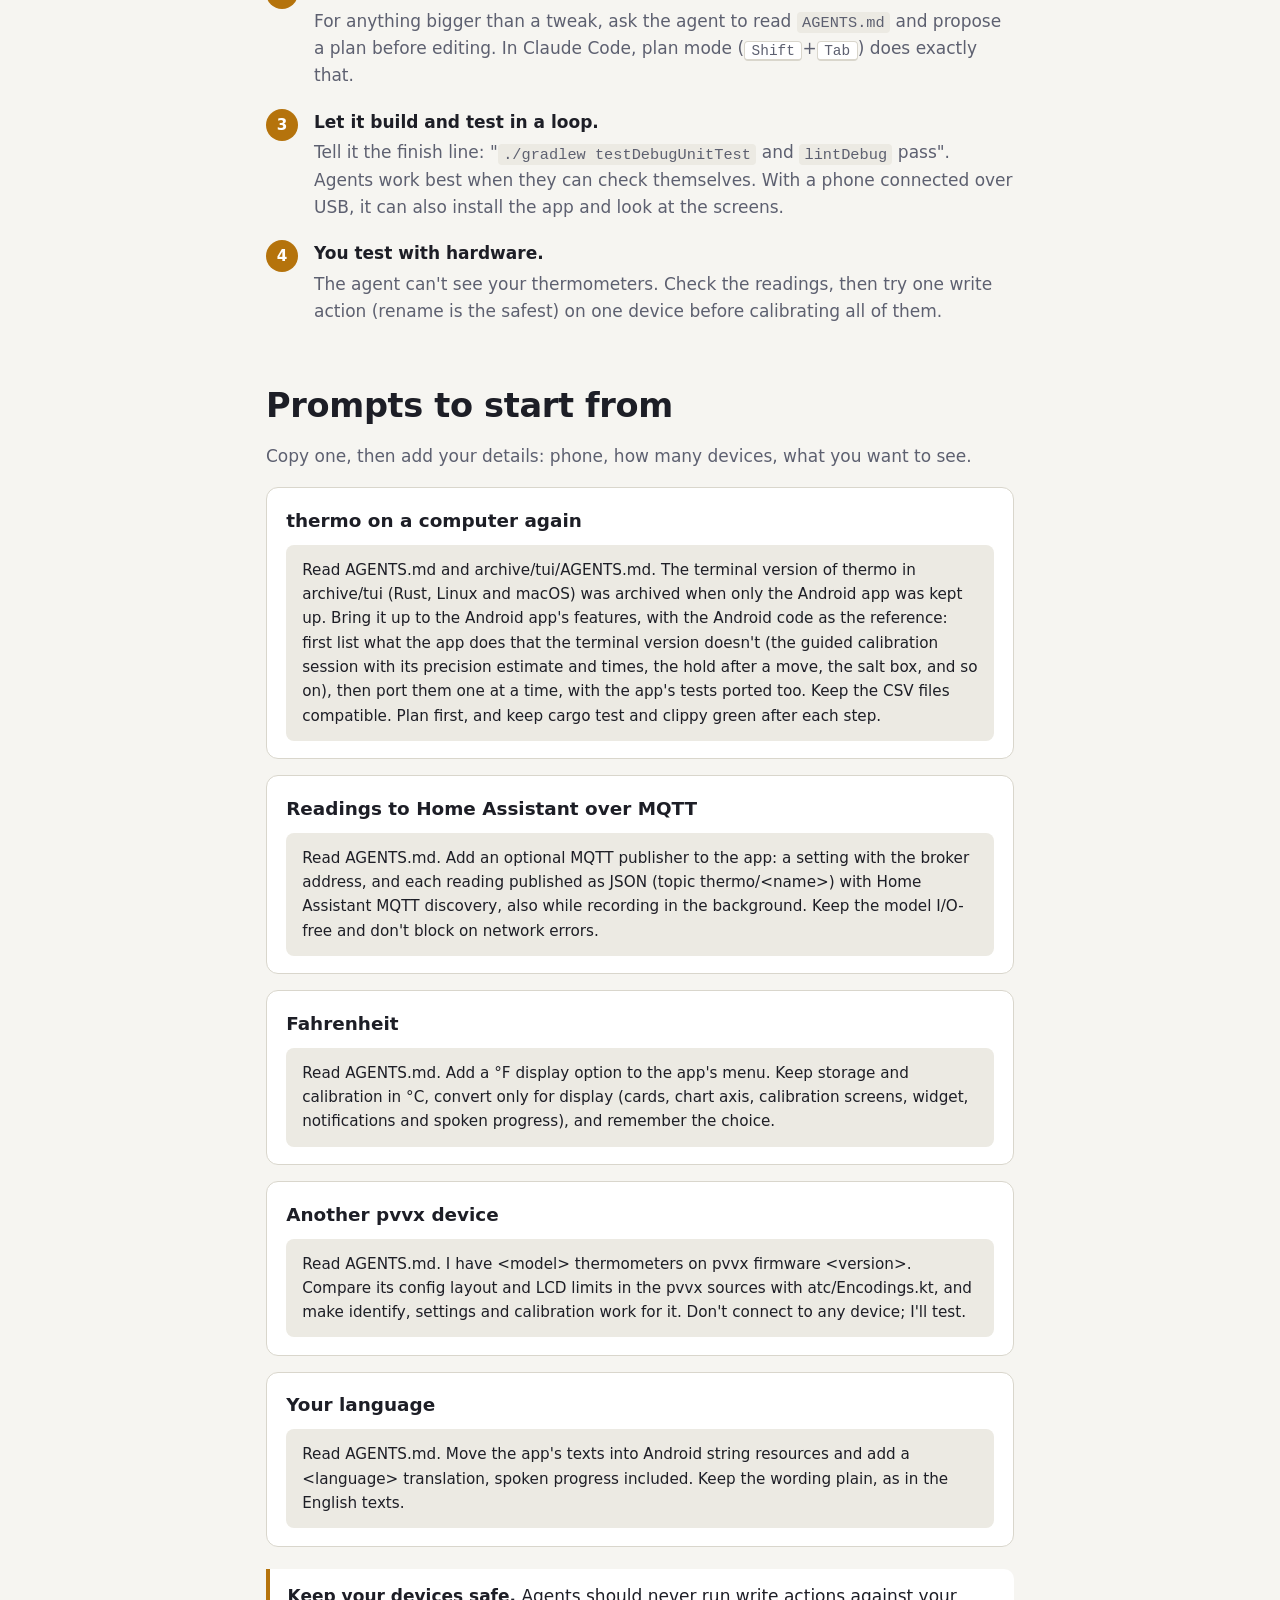
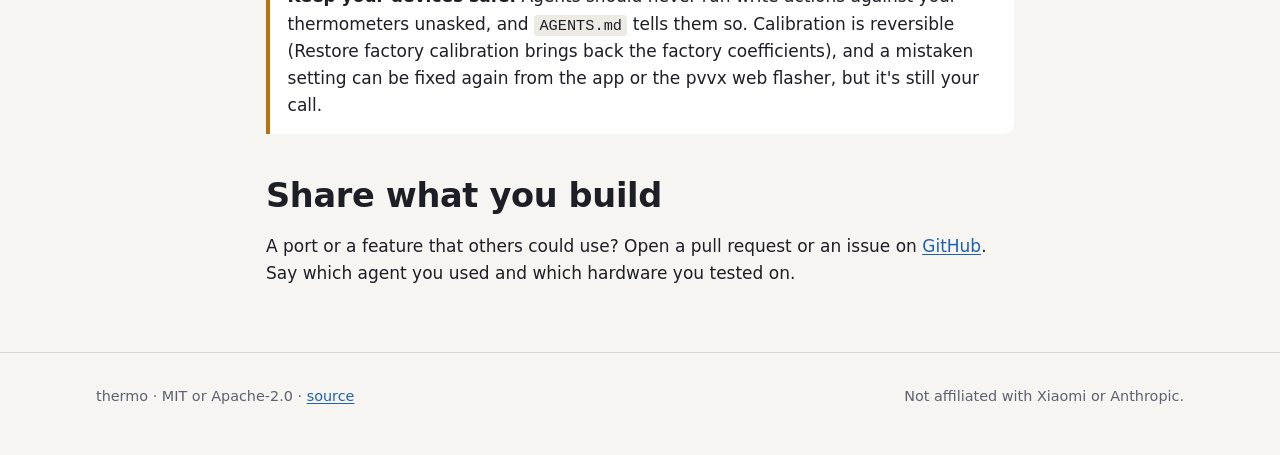
<file: site/agents.html>
<!doctype html>
<html lang="en">
<head>
<meta charset="utf-8">
<meta name="viewport" content="width=device-width, initial-scale=1">
<title>Customize thermo with an AI coding agent · thermo</title>
<meta name="description" content="Use Claude Code, Codex or another AI coding agent to adapt thermo, the LYWSD03MMC thermometer app: bring the archived Linux and macOS terminal version up to date, publish readings to MQTT, add °F, or support another pvvx device. Ready-made prompts included.">
<meta name="keywords" content="AI coding agent, Claude Code, LYWSD03MMC Android app, BTHome MQTT, Home Assistant, Linux thermometer dashboard, customize open source with AI">
<link rel="canonical" href="https://arturzielazny.github.io/atc-thermo/agents.html">
<meta name="theme-color" content="#14151e">
<link rel="icon" href="assets/favicon.svg" type="image/svg+xml">
<link rel="stylesheet" href="assets/style.css">
<meta property="og:type" content="article">
<meta property="og:title" content="Make thermo yours with an AI coding agent">
<meta property="og:description" content="Ready-made prompts for changing the LYWSD03MMC thermometer app, or bringing its terminal version for Linux and macOS back.">
<meta property="og:url" content="https://arturzielazny.github.io/atc-thermo/agents.html">
<meta property="og:image" content="https://arturzielazny.github.io/atc-thermo/assets/og.png">
<meta name="twitter:card" content="summary_large_image">
</head>
<body>
<header class="top">
  <div class="wrap">
    <a class="brand" href="./" aria-label="thermo home">
      <svg viewBox="0 0 32 32" aria-hidden="true"><rect x="2" y="2" width="28" height="28" rx="7" fill="#e8e8e2"/><rect x="6" y="6" width="20" height="14" rx="2" fill="#aeb39c"/><text x="16" y="17.5" text-anchor="middle" font-family="ui-monospace,monospace" font-weight="700" font-size="10" fill="#22251c">21°</text><circle cx="10" cy="24.5" r="2" fill="#f0b43c"/><rect x="15" y="23.5" width="11" height="2" rx="1" fill="#9a9db5"/></svg>
      thermo
    </a>
    <nav class="links" aria-label="Main">
      <a href="./#install">Install</a>
      <a href="calibration.html">Calibration guide</a>
      <a href="agents.html" aria-current="page" class="opt">AI agents</a>
      <a href="https://github.com/arturzielazny/atc-thermo">GitHub</a>
    </nav>
  </div>
</header>

<main class="wrap narrow prose" style="padding-top:3rem;padding-bottom:3rem">
  <p class="eyebrow">Make it yours</p>
  <h1>Customize thermo with an AI coding agent</h1>
  <p class="lead">thermo does what one household needed, on an Android phone. Yours may need it on a laptop, readings in Home Assistant over MQTT, Fahrenheit, or a different thermometer. You don't have to wait for someone to add it. A coding agent can do most of the work, and the repository is set up to help it. The Android app itself was made this way, ported from a terminal version overnight.</p>

  <h2>Why this code base is agent-friendly</h2>
  <ul>
    <li><strong><code>AGENTS.md</code></strong> at the root explains the layout, the build and test commands, the firmware protocol and the rules (never write to your devices unasked). Claude Code reads it through <code>CLAUDE.md</code>, and most other agents read <code>AGENTS.md</code> directly.</li>
    <li><strong>The hard parts are pure.</strong> The BTHome decoder, the byte layouts of the firmware commands and the calibration maths don't touch Android, and the app's whole state lives in one I/O-free model. All of it is covered by unit tests that run on a computer, without a phone or thermometers.</li>
    <li><strong>The platform-specific parts are small and named:</strong> the Bluetooth scanner and job worker, the GATT client, and the Compose screens.</li>
    <li><strong>Tests on real data.</strong> Some tests replay real calibration sessions from history files, so a change to the fit is checked against what actually happened.</li>
    <li><strong>A demo for the screens.</strong> Debug builds load simulated thermometers with hours of history, so an agent can drive the app on a phone over <code>adb</code> without touching yours.</li>
  </ul>

  <figure>
    <svg class="ill" viewBox="0 0 640 250" role="img" aria-labelledby="arch-t">
      <title id="arch-t">Architecture: Compose screens on top of an I/O-free model; the pure packages bthome, calibration and the firmware's byte layouts; and the Android Bluetooth layer at the bottom</title>
      <rect class="bg" width="640" height="250" rx="16"/>
      <g font-size="13">
        <rect x="24" y="26" width="592" height="54" rx="10" fill="none" class="mstroke" stroke-width="1.5"/>
        <text class="text" x="40" y="50" font-weight="700">ui · model</text>
        <text class="muted" x="40" y="68" font-size="12">Compose screens · app state, session, CSV store: no I/O, unit-tested</text>

        <rect x="24" y="98" width="290" height="54" rx="10" fill="none" class="mstroke" stroke-width="1.5"/>
        <text class="text" x="40" y="122" font-weight="700">atc</text>
        <text class="muted" x="40" y="140" font-size="12">protocol · commands as bytes</text>

        <rect x="326" y="98" width="140" height="54" rx="10" class="accent" opacity="0.18"/>
        <text class="text" x="342" y="122" font-weight="700">bthome</text>
        <text class="muted" x="342" y="140" font-size="12">pure · tested</text>
        <rect x="476" y="98" width="140" height="54" rx="10" class="accent" opacity="0.18"/>
        <text class="text" x="492" y="122" font-weight="700">calibration</text>
        <text class="muted" x="492" y="140" font-size="12">pure · tested</text>

        <rect x="24" y="170" width="592" height="54" rx="10" class="term"/>
        <text x="40" y="196" fill="#e3e5f0" font-weight="700">ble · Android Bluetooth</text>
        <text x="40" y="213" fill="#9a9db5" font-size="12">scanner, one-at-a-time job worker, GATT client</text>
      </g>
    </svg>
    <figcaption>The filled packages are plain Kotlin with nothing of Android in them; the archived terminal version has the same ones in Rust.</figcaption>
  </figure>

  <h2>How to do it</h2>
  <ol class="steps">
    <li><strong>Get the code and an agent.</strong><p>Clone the repository and start your agent in it, for example <a href="https://claude.com/claude-code">Claude Code</a>:</p>
<pre><code>git clone https://github.com/arturzielazny/atc-thermo
cd atc-thermo
claude</code></pre></li>
    <li><strong>Ask for a plan first.</strong><p>For anything bigger than a tweak, ask the agent to read <code>AGENTS.md</code> and propose a plan before editing. In Claude Code, plan mode (<kbd>Shift</kbd>+<kbd>Tab</kbd>) does exactly that.</p></li>
    <li><strong>Let it build and test in a loop.</strong><p>Tell it the finish line: "<code>./gradlew testDebugUnitTest</code> and <code>lintDebug</code> pass". Agents work best when they can check themselves. With a phone connected over USB, it can also install the app and look at the screens.</p></li>
    <li><strong>You test with hardware.</strong><p>The agent can't see your thermometers. Check the readings, then try one write action (rename is the safest) on one device before calibrating all of them.</p></li>
  </ol>

  <h2>Prompts to start from</h2>
  <p class="muted">Copy one, then add your details: phone, how many devices, what you want to see.</p>

  <div class="prompt">
    <h3>thermo on a computer again</h3>
    <blockquote>Read AGENTS.md and archive/tui/AGENTS.md. The terminal version of thermo in archive/tui (Rust, Linux and macOS) was archived when only the Android app was kept up. Bring it up to the Android app's features, with the Android code as the reference: first list what the app does that the terminal version doesn't (the guided calibration session with its precision estimate and times, the hold after a move, the salt box, and so on), then port them one at a time, with the app's tests ported too. Keep the CSV files compatible. Plan first, and keep cargo test and clippy green after each step.</blockquote>
  </div>
  <div class="prompt">
    <h3>Readings to Home Assistant over MQTT</h3>
    <blockquote>Read AGENTS.md. Add an optional MQTT publisher to the app: a setting with the broker address, and each reading published as JSON (topic thermo/&lt;name&gt;) with Home Assistant MQTT discovery, also while recording in the background. Keep the model I/O-free and don't block on network errors.</blockquote>
  </div>
  <div class="prompt">
    <h3>Fahrenheit</h3>
    <blockquote>Read AGENTS.md. Add a °F display option to the app's menu. Keep storage and calibration in °C, convert only for display (cards, chart axis, calibration screens, widget, notifications and spoken progress), and remember the choice.</blockquote>
  </div>
  <div class="prompt">
    <h3>Another pvvx device</h3>
    <blockquote>Read AGENTS.md. I have &lt;model&gt; thermometers on pvvx firmware &lt;version&gt;. Compare its config layout and LCD limits in the pvvx sources with atc/Encodings.kt, and make identify, settings and calibration work for it. Don't connect to any device; I'll test.</blockquote>
  </div>
  <div class="prompt">
    <h3>Your language</h3>
    <blockquote>Read AGENTS.md. Move the app's texts into Android string resources and add a &lt;language&gt; translation, spoken progress included. Keep the wording plain, as in the English texts.</blockquote>
  </div>

  <div class="callout"><p><strong>Keep your devices safe.</strong> Agents should never run write actions against your thermometers unasked, and <code>AGENTS.md</code> tells them so. Calibration is reversible (Restore factory calibration brings back the factory coefficients), and a mistaken setting can be fixed again from the app or the pvvx web flasher, but it's still your call.</p></div>

  <h2>Share what you build</h2>
  <p>A port or a feature that others could use? Open a pull request or an issue on <a href="https://github.com/arturzielazny/atc-thermo">GitHub</a>. Say which agent you used and which hardware you tested on.</p>
</main>

<footer>
  <div class="wrap">
    <span>thermo · MIT or Apache-2.0 · <a href="https://github.com/arturzielazny/atc-thermo">source</a></span>
    <span>Not affiliated with Xiaomi or Anthropic.</span>
  </div>
</footer>
</body>
</html>
</file>
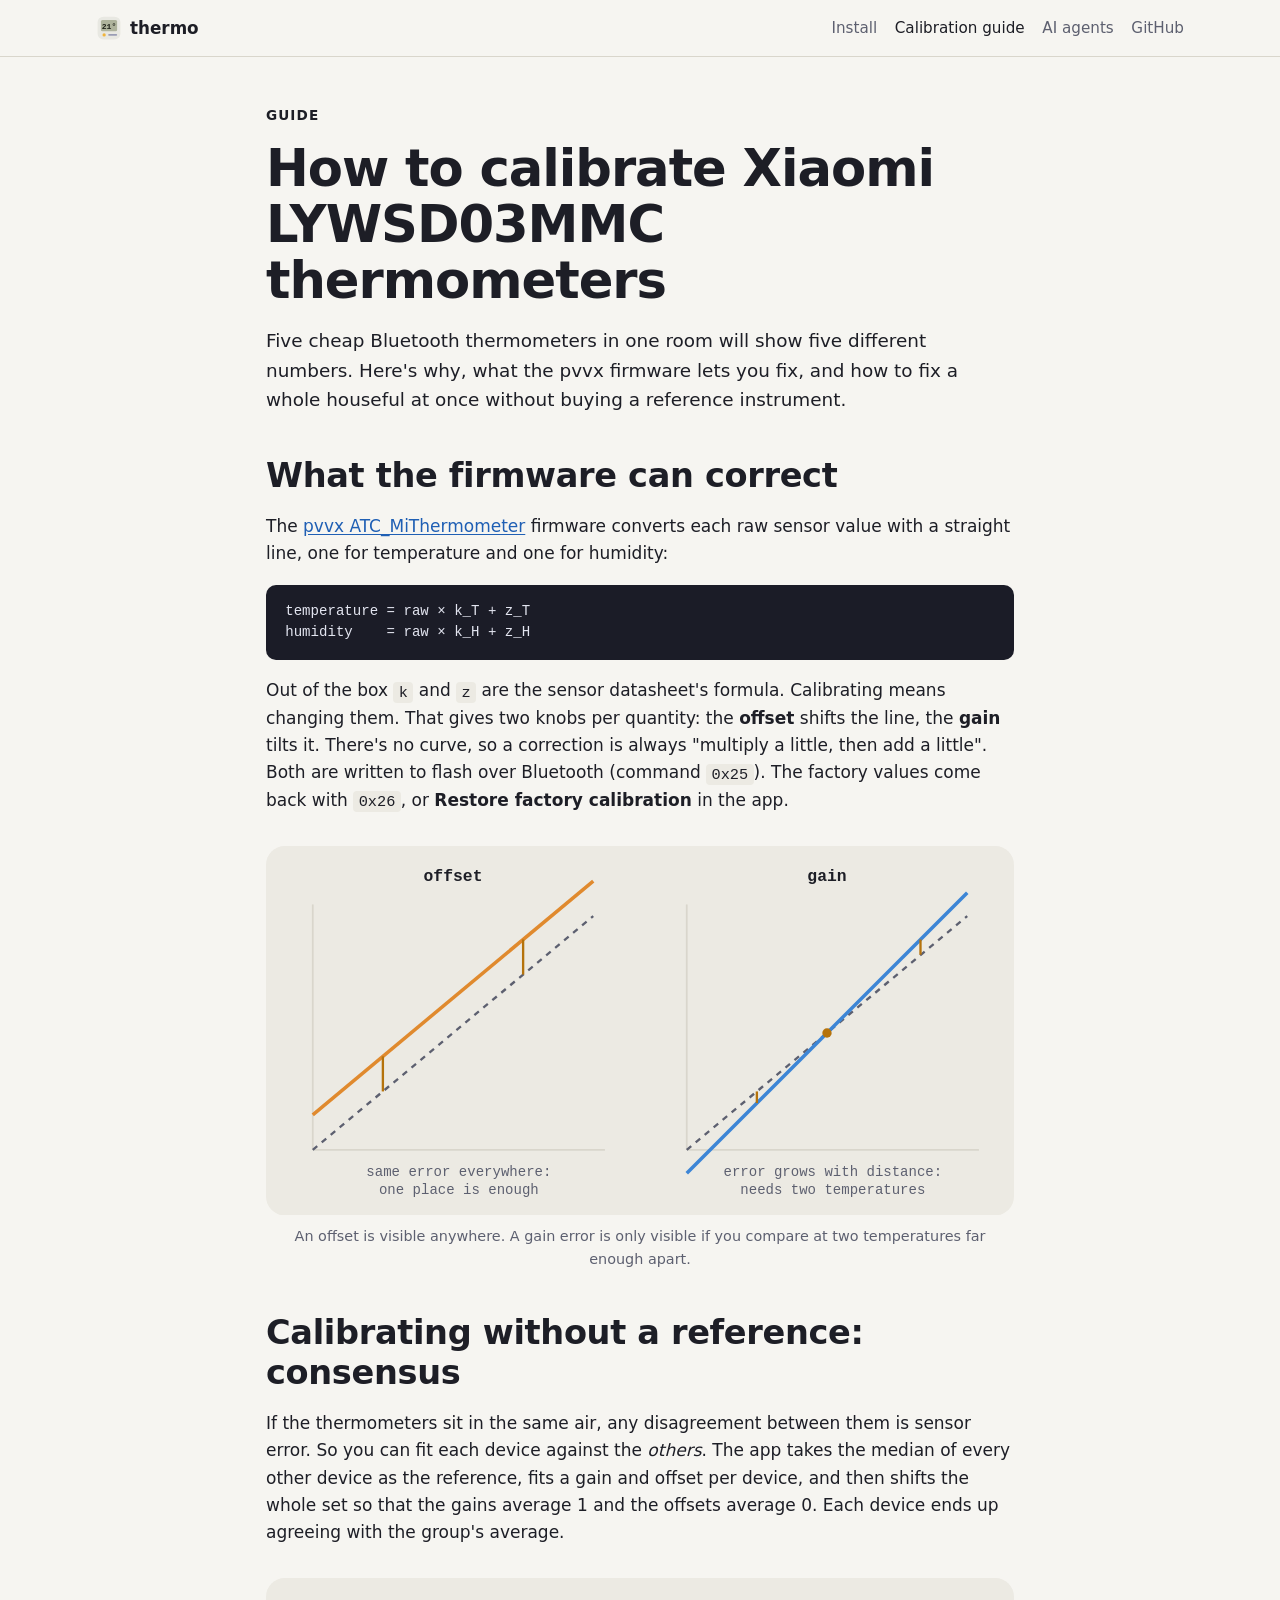
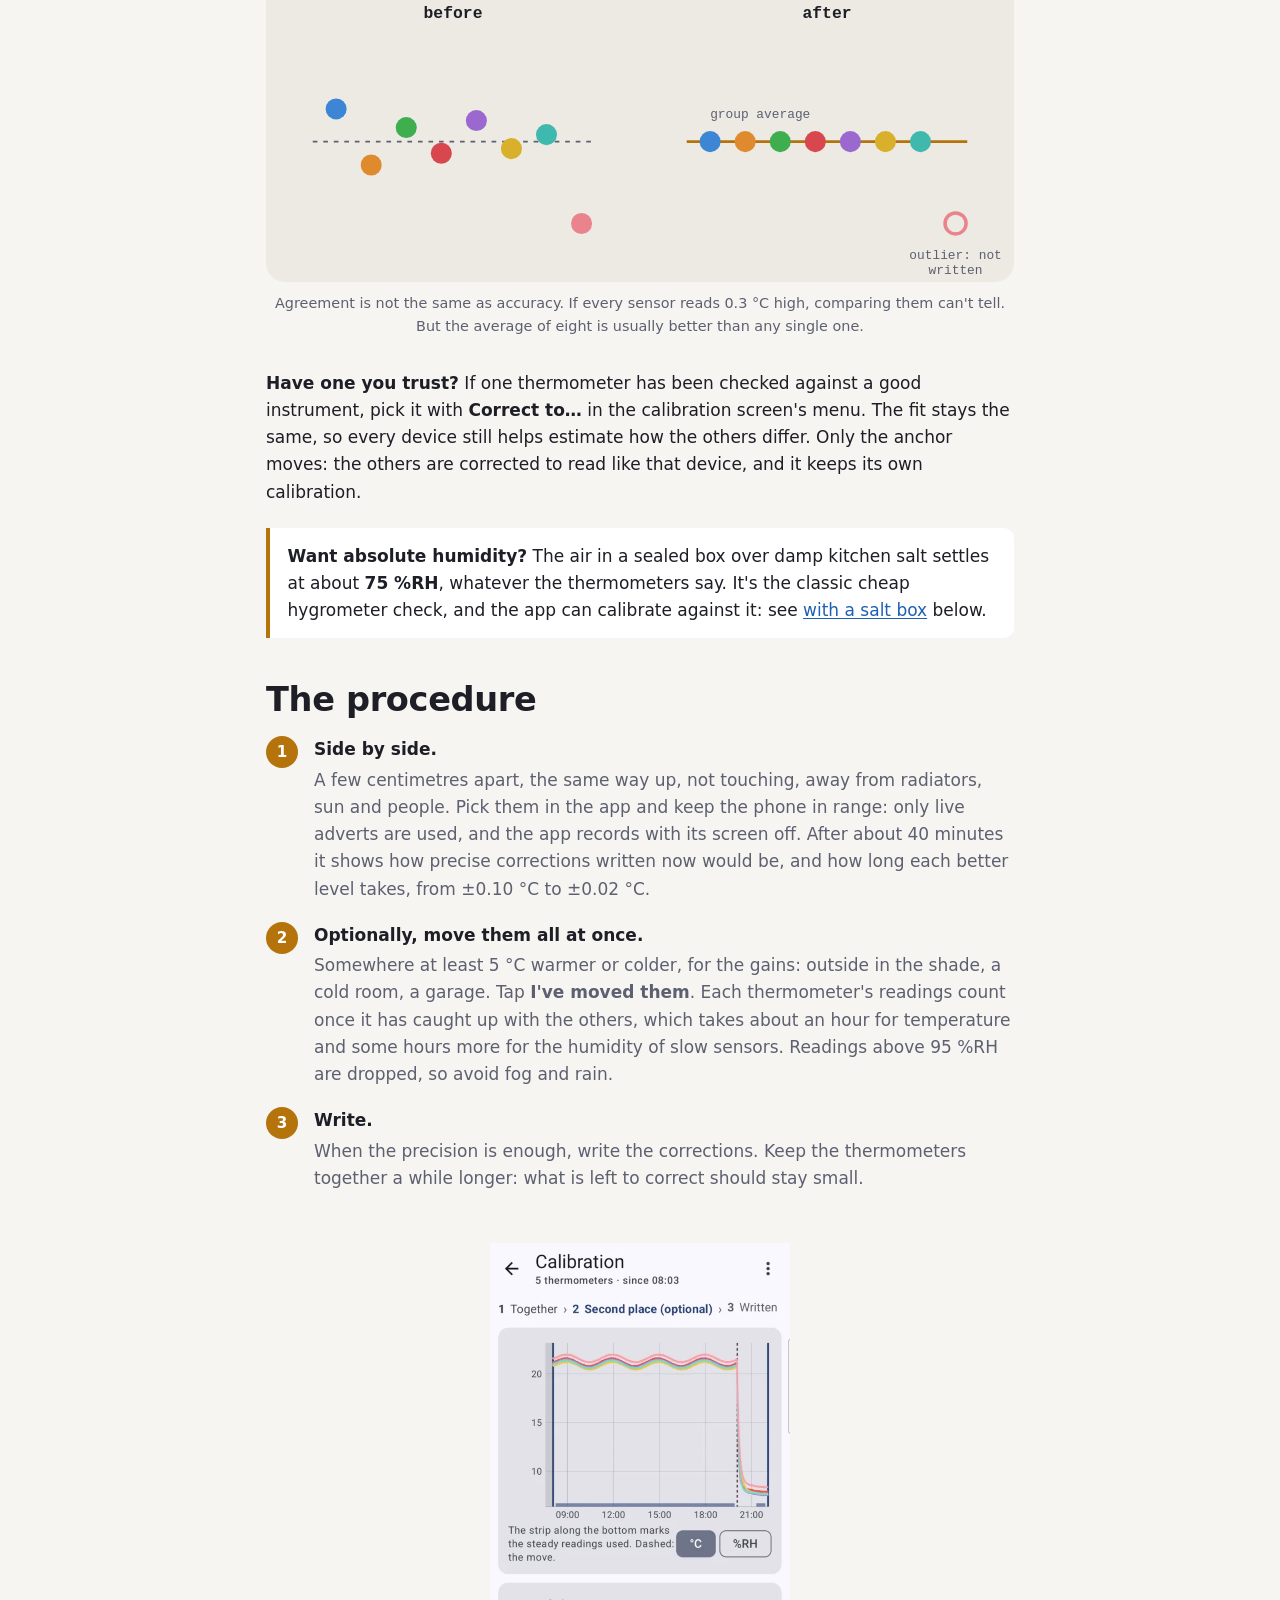
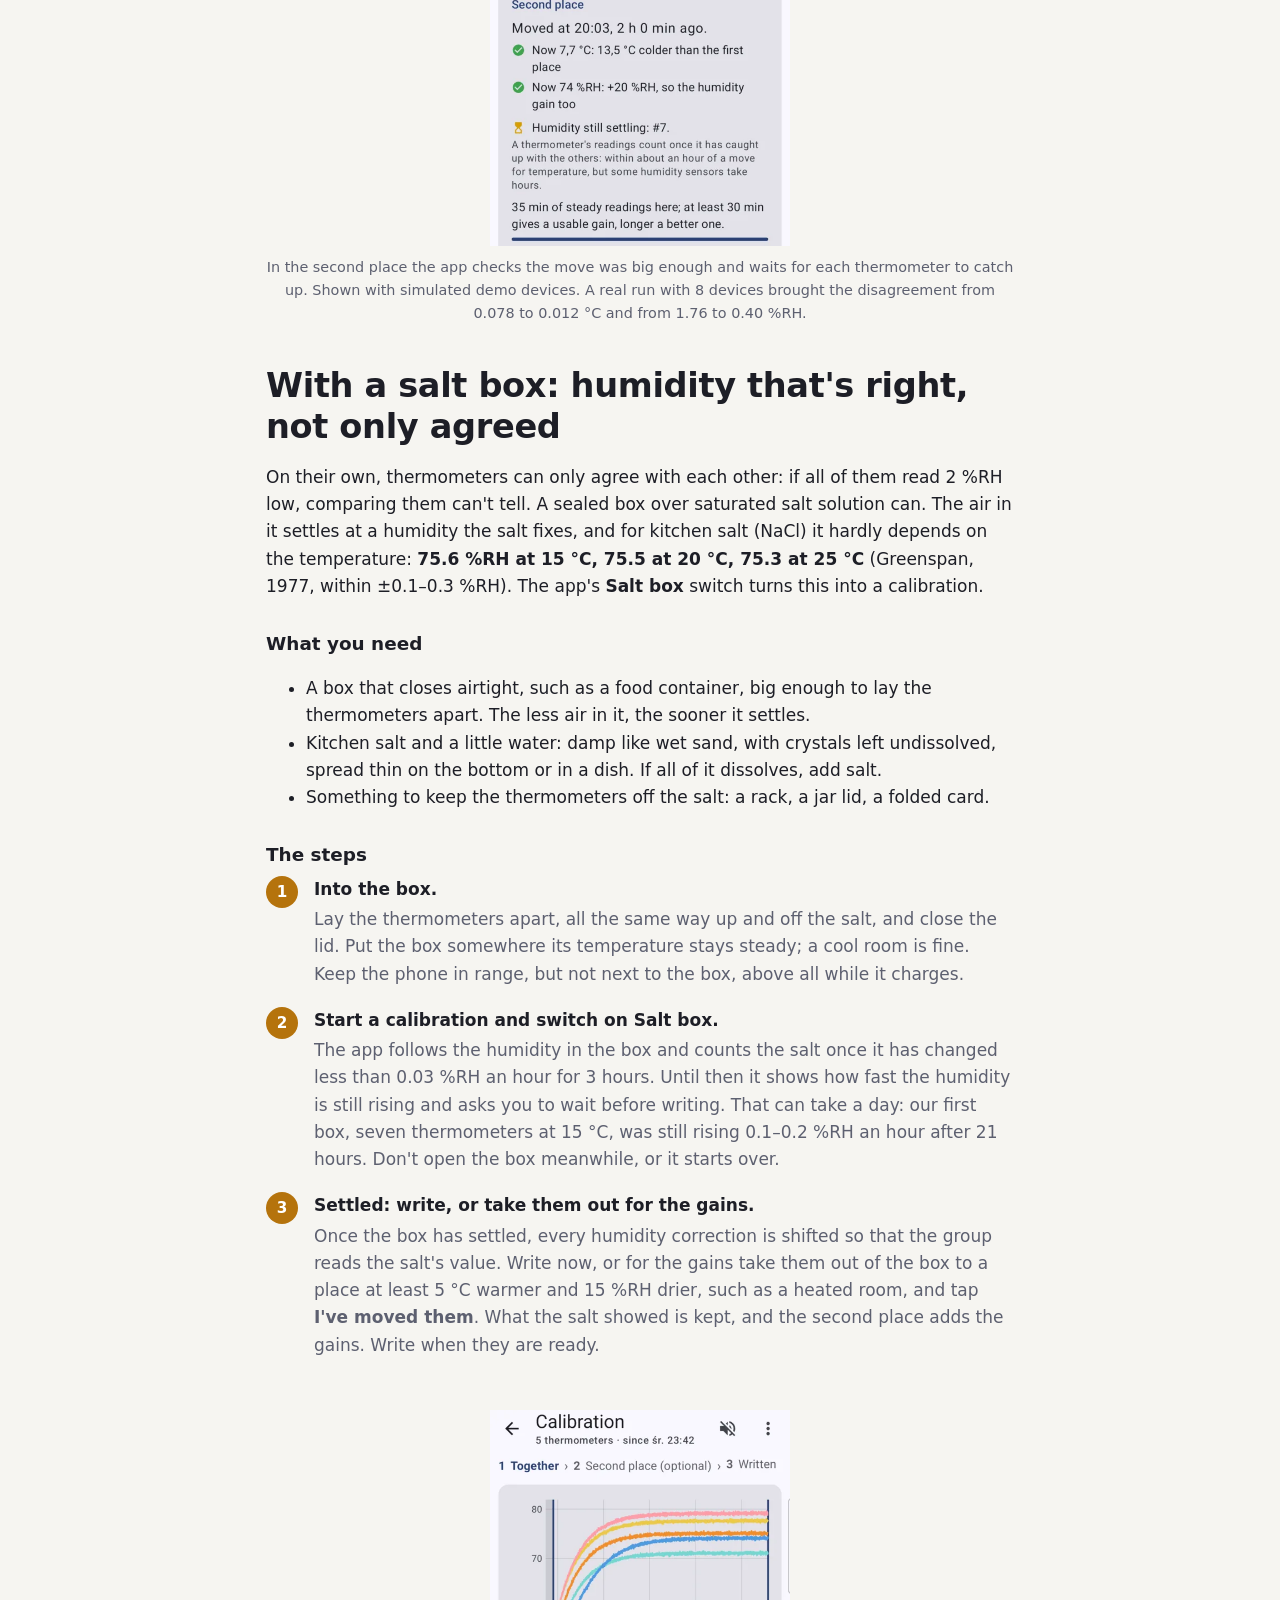
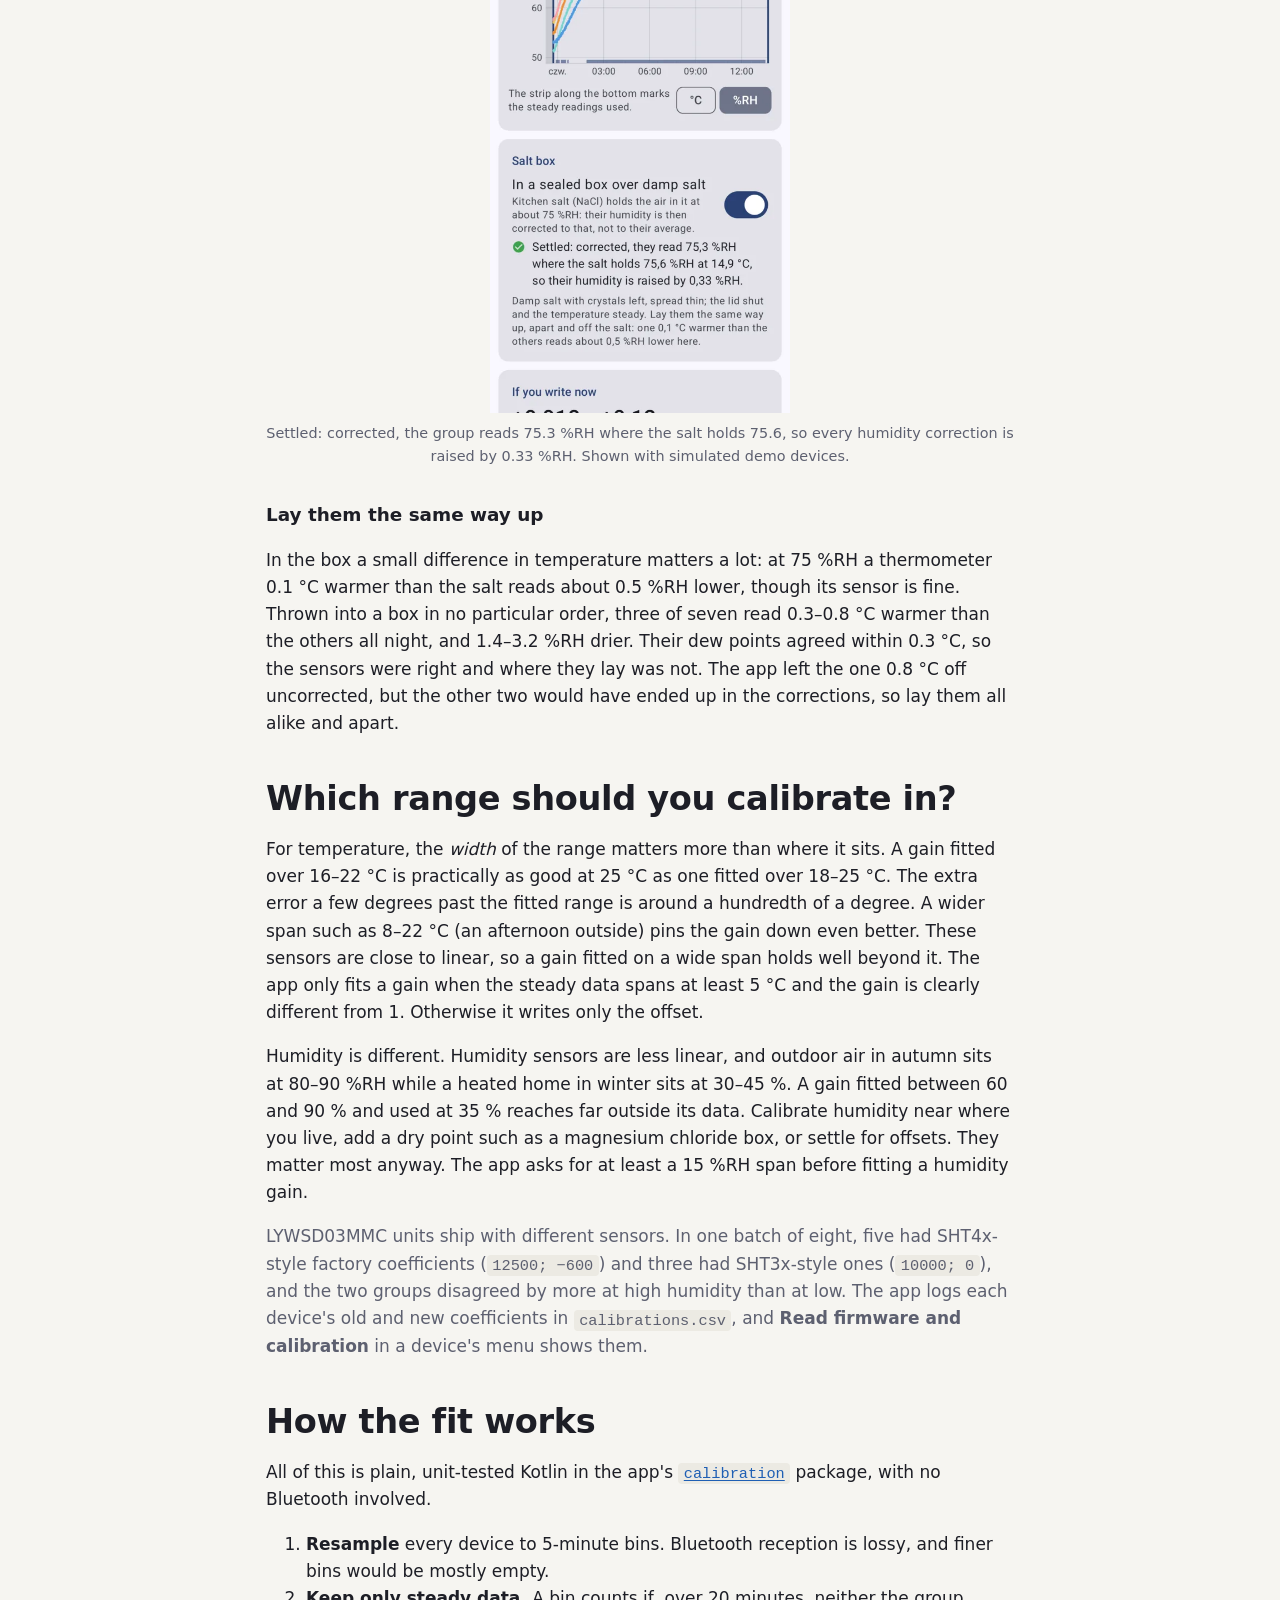
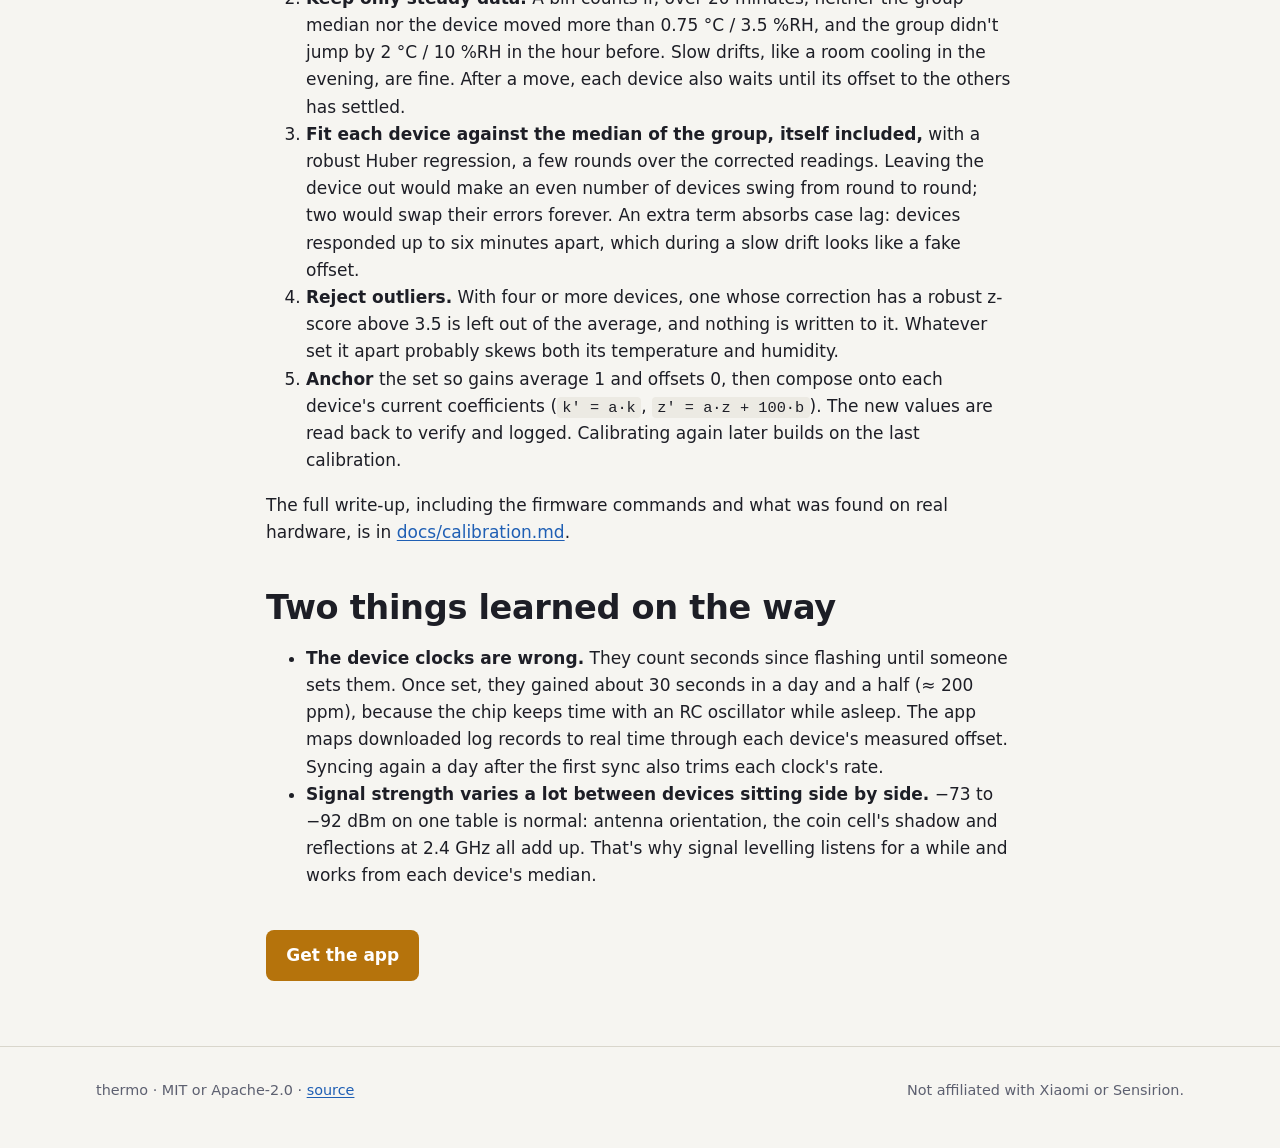
<file: site/calibration.html>
<!doctype html>
<html lang="en">
<head>
<meta charset="utf-8">
<meta name="viewport" content="width=device-width, initial-scale=1">
<title>How to calibrate Xiaomi LYWSD03MMC thermometers · thermo</title>
<meta name="description" content="A practical guide to calibrating Xiaomi LYWSD03MMC and other pvvx ATC_MiThermometer thermometers: offsets and gains, consensus calibration without a reference, calibrating humidity in a salt box, which temperature range to use, and how the fit works.">
<meta name="keywords" content="LYWSD03MMC calibration, calibrate Xiaomi thermometer, pvvx calibration, temperature offset, humidity offset, hygrometer salt test, SHT4x calibration, BTHome thermometer accuracy">
<link rel="canonical" href="https://arturzielazny.github.io/atc-thermo/calibration.html">
<meta name="theme-color" content="#14151e">
<link rel="icon" href="assets/favicon.svg" type="image/svg+xml">
<link rel="stylesheet" href="assets/style.css">
<meta property="og:type" content="article">
<meta property="og:title" content="How to calibrate Xiaomi LYWSD03MMC thermometers">
<meta property="og:description" content="Offsets, gains, consensus calibration without a reference, humidity salt tests, and a tool that does it for a whole houseful at once.">
<meta property="og:url" content="https://arturzielazny.github.io/atc-thermo/calibration.html">
<meta property="og:image" content="https://arturzielazny.github.io/atc-thermo/assets/og.png">
<meta name="twitter:card" content="summary_large_image">
<script type="application/ld+json">
{
  "@context": "https://schema.org",
  "@type": "HowTo",
  "name": "Calibrate several Xiaomi LYWSD03MMC thermometers against each other",
  "description": "Co-locate thermometers running pvvx firmware, optionally at two temperatures, and let the thermo Android app fit and write a gain and offset to each device.",
  "tool": [{ "@type": "HowToTool", "name": "Android phone with the thermo app" }],
  "supply": [{ "@type": "HowToSupply", "name": "Two or more LYWSD03MMC thermometers with pvvx ATC_MiThermometer firmware" }],
  "totalTime": "PT6H",
  "step": [
    { "@type": "HowToStep", "name": "Side by side", "text": "Place all thermometers a few centimetres apart, the same way up, away from heat sources, and start a calibration of them in the app. It shows how precise the corrections would be and how long a better level takes." },
    { "@type": "HowToStep", "name": "Move to a different temperature (optional)", "text": "For the gains, move all of them at once to a place at least 5 °C warmer or colder and tell the app. It waits for each thermometer to catch up." },
    { "@type": "HowToStep", "name": "Write", "text": "When the precision is enough, write the corrections, then keep the thermometers together a while to check what is left." }
  ]
}
</script>
</head>
<body>
<header class="top">
  <div class="wrap">
    <a class="brand" href="./" aria-label="thermo home">
      <svg viewBox="0 0 32 32" aria-hidden="true"><rect x="2" y="2" width="28" height="28" rx="7" fill="#e8e8e2"/><rect x="6" y="6" width="20" height="14" rx="2" fill="#aeb39c"/><text x="16" y="17.5" text-anchor="middle" font-family="ui-monospace,monospace" font-weight="700" font-size="10" fill="#22251c">21°</text><circle cx="10" cy="24.5" r="2" fill="#f0b43c"/><rect x="15" y="23.5" width="11" height="2" rx="1" fill="#9a9db5"/></svg>
      thermo
    </a>
    <nav class="links" aria-label="Main">
      <a href="./#install">Install</a>
      <a href="calibration.html" aria-current="page">Calibration guide</a>
      <a href="agents.html" class="opt">AI agents</a>
      <a href="https://github.com/arturzielazny/atc-thermo">GitHub</a>
    </nav>
  </div>
</header>

<main class="wrap narrow prose" style="padding-top:3rem;padding-bottom:3rem">
  <p class="eyebrow">Guide</p>
  <h1>How to calibrate Xiaomi LYWSD03MMC thermometers</h1>
  <p class="lead">Five cheap Bluetooth thermometers in one room will show five different numbers. Here's why, what the pvvx firmware lets you fix, and how to fix a whole houseful at once without buying a reference instrument.</p>

  <h2>What the firmware can correct</h2>
  <p>The <a href="https://github.com/pvvx/ATC_MiThermometer">pvvx ATC_MiThermometer</a> firmware converts each raw sensor value with a straight line, one for temperature and one for humidity:</p>
<pre><code>temperature = raw × k_T + z_T
humidity    = raw × k_H + z_H</code></pre>
  <p>Out of the box <code>k</code> and <code>z</code> are the sensor datasheet's formula. Calibrating means changing them. That gives two knobs per quantity: the <strong>offset</strong> shifts the line, the <strong>gain</strong> tilts it. There's no curve, so a correction is always "multiply a little, then add a little". Both are written to flash over Bluetooth (command <code>0x25</code>). The factory values come back with <code>0x26</code>, or <strong>Restore factory calibration</strong> in the app.</p>

  <figure>
    <svg class="ill" viewBox="0 0 640 316" role="img" aria-labelledby="go-t">
      <title id="go-t">Offset versus gain: an offset shifts a device's reading line up or down by the same amount everywhere; a gain tilts it so the error grows with distance from one point</title>
      <rect class="bg" width="640" height="316" rx="16"/>
      <g transform="translate(30 30)">
        <text class="text" x="130" y="0" text-anchor="middle" font-size="14" font-weight="700">offset</text>
        <line class="line" x1="10" y1="230" x2="260" y2="230" stroke-width="1.5"/><line class="line" x1="10" y1="230" x2="10" y2="20" stroke-width="1.5"/>
        <line x1="10" y1="230" x2="250" y2="30" class="mstroke" stroke-width="2" stroke-dasharray="5 5"/>
        <line x1="10" y1="200" x2="250" y2="0" stroke="#e08a2e" stroke-width="3"/>
        <g class="astroke" stroke-width="2"><line x1="70" y1="180" x2="70" y2="150"/><line x1="190" y1="80" x2="190" y2="50"/></g>
        <text class="muted" x="135" y="252" text-anchor="middle" font-size="12">same error everywhere:</text><text class="muted" x="135" y="268" text-anchor="middle" font-size="12">one place is enough</text>
      </g>
      <g transform="translate(350 30)">
        <text class="text" x="130" y="0" text-anchor="middle" font-size="14" font-weight="700">gain</text>
        <line class="line" x1="10" y1="230" x2="260" y2="230" stroke-width="1.5"/><line class="line" x1="10" y1="230" x2="10" y2="20" stroke-width="1.5"/>
        <line x1="10" y1="230" x2="250" y2="30" class="mstroke" stroke-width="2" stroke-dasharray="5 5"/>
        <line x1="10" y1="250" x2="250" y2="10" stroke="#3d86d6" stroke-width="3"/>
        <g class="astroke" stroke-width="2"><line x1="70" y1="180" x2="70" y2="190"/><line x1="210" y1="63" x2="210" y2="50"/></g>
        <circle class="accent" cx="130" cy="130" r="4"/>
        <text class="muted" x="135" y="252" text-anchor="middle" font-size="12">error grows with distance:</text><text class="muted" x="135" y="268" text-anchor="middle" font-size="12">needs two temperatures</text>
      </g>
    </svg>
    <figcaption>An offset is visible anywhere. A gain error is only visible if you compare at two temperatures far enough apart.</figcaption>
  </figure>

  <h2>Calibrating without a reference: consensus</h2>
  <p>If the thermometers sit in the same air, any disagreement between them is sensor error. So you can fit each device against the <em>others</em>. The app takes the median of every other device as the reference, fits a gain and offset per device, and then shifts the whole set so that the gains average 1 and the offsets average 0. Each device ends up agreeing with the group's average.</p>
  <figure>
    <svg class="ill" viewBox="0 0 640 260" role="img" aria-labelledby="cons-t">
      <title id="cons-t">Before: eight devices scattered around the true value; after: all on the group average, one outlier excluded from the average</title>
      <rect class="bg" width="640" height="260" rx="16"/>
      <text class="text" x="160" y="34" text-anchor="middle" font-size="14" font-weight="700">before</text>
      <text class="text" x="480" y="34" text-anchor="middle" font-size="14" font-weight="700">after</text>
      <line class="mstroke" x1="40" y1="140" x2="280" y2="140" stroke-width="1.5" stroke-dasharray="4 5"/>
      <line class="astroke" x1="360" y1="140" x2="600" y2="140" stroke-width="2.5"/>
      <g>
        <circle cx="60" cy="112" r="9" fill="#3d86d6"/><circle cx="90" cy="160" r="9" fill="#e08a2e"/><circle cx="120" cy="128" r="9" fill="#3fae4f"/>
        <circle cx="150" cy="150" r="9" fill="#d9474e"/><circle cx="180" cy="122" r="9" fill="#9a68cf"/><circle cx="210" cy="146" r="9" fill="#d9b02c"/>
        <circle cx="240" cy="134" r="9" fill="#3fb9ae"/><circle cx="270" cy="210" r="9" fill="#e9848c"/>
      </g>
      <g>
        <circle cx="380" cy="140" r="9" fill="#3d86d6"/><circle cx="410" cy="140" r="9" fill="#e08a2e"/><circle cx="440" cy="140" r="9" fill="#3fae4f"/>
        <circle cx="470" cy="140" r="9" fill="#d9474e"/><circle cx="500" cy="140" r="9" fill="#9a68cf"/><circle cx="530" cy="140" r="9" fill="#d9b02c"/>
        <circle cx="560" cy="140" r="9" fill="#3fb9ae"/><circle cx="590" cy="210" r="9" fill="none" stroke="#e9848c" stroke-width="3"/>
      </g>
      <text class="muted" x="590" y="240" text-anchor="middle" font-size="11">outlier: not</text>
      <text class="muted" x="590" y="253" text-anchor="middle" font-size="11">written</text>
      <text class="muted" x="380" y="120" font-size="11">group average</text>
    </svg>
    <figcaption>Agreement is not the same as accuracy. If every sensor reads 0.3 °C high, comparing them can't tell. But the average of eight is usually better than any single one.</figcaption>
  </figure>
  <p><strong>Have one you trust?</strong> If one thermometer has been checked against a good instrument, pick it with <strong>Correct to…</strong> in the calibration screen's menu. The fit stays the same, so every device still helps estimate how the others differ. Only the anchor moves: the others are corrected to read like that device, and it keeps its own calibration.</p>
  <div class="callout"><p><strong>Want absolute humidity?</strong> The air in a sealed box over damp kitchen salt settles at about <strong>75 %RH</strong>, whatever the thermometers say. It's the classic cheap hygrometer check, and the app can calibrate against it: see <a href="#salt">with a salt box</a> below.</p></div>

  <h2>The procedure</h2>
  <ol class="steps">
    <li><strong>Side by side.</strong><p>A few centimetres apart, the same way up, not touching, away from radiators, sun and people. Pick them in the app and keep the phone in range: only live adverts are used, and the app records with its screen off. After about 40 minutes it shows how precise corrections written now would be, and how long each better level takes, from ±0.10 °C to ±0.02 °C.</p></li>
    <li><strong>Optionally, move them all at once.</strong><p>Somewhere at least 5 °C warmer or colder, for the gains: outside in the shade, a cold room, a garage. Tap <strong>I've moved them</strong>. Each thermometer's readings count once it has caught up with the others, which takes about an hour for temperature and some hours more for the humidity of slow sensors. Readings above 95 %RH are dropped, so avoid fog and rain.</p></li>
    <li><strong>Write.</strong><p>When the precision is enough, write the corrections. Keep the thermometers together a while longer: what is left to correct should stay small.</p></li>
  </ol>
  <figure>
    <img src="assets/android-calibration.webp" width="540" height="1085" style="max-width:300px;display:block;margin:0 auto" loading="lazy" alt="thermo Android calibration screen in the second place: steps Together, Second place and Written, a chart of five thermometers moved from 21 °C to 8 °C with a dashed line at the move, and checks on the new place">
    <figcaption>In the second place the app checks the move was big enough and waits for each thermometer to catch up. Shown with simulated demo devices. A real run with 8 devices brought the disagreement from 0.078 to 0.012 °C and from 1.76 to 0.40 %RH.</figcaption>
  </figure>

  <h2 id="salt">With a salt box: humidity that's right, not only agreed</h2>
  <p>On their own, thermometers can only agree with each other: if all of them read 2 %RH low, comparing them can't tell. A sealed box over saturated salt solution can. The air in it settles at a humidity the salt fixes, and for kitchen salt (NaCl) it hardly depends on the temperature: <strong>75.6 %RH at 15 °C, 75.5 at 20 °C, 75.3 at 25 °C</strong> (Greenspan, 1977, within ±0.1–0.3 %RH). The app's <strong>Salt box</strong> switch turns this into a calibration.</p>
  <h3>What you need</h3>
  <ul>
    <li>A box that closes airtight, such as a food container, big enough to lay the thermometers apart. The less air in it, the sooner it settles.</li>
    <li>Kitchen salt and a little water: damp like wet sand, with crystals left undissolved, spread thin on the bottom or in a dish. If all of it dissolves, add salt.</li>
    <li>Something to keep the thermometers off the salt: a rack, a jar lid, a folded card.</li>
  </ul>
  <h3>The steps</h3>
  <ol class="steps">
    <li><strong>Into the box.</strong><p>Lay the thermometers apart, all the same way up and off the salt, and close the lid. Put the box somewhere its temperature stays steady; a cool room is fine. Keep the phone in range, but not next to the box, above all while it charges.</p></li>
    <li><strong>Start a calibration and switch on Salt box.</strong><p>The app follows the humidity in the box and counts the salt once it has changed less than 0.03 %RH an hour for 3 hours. Until then it shows how fast the humidity is still rising and asks you to wait before writing. That can take a day: our first box, seven thermometers at 15 °C, was still rising 0.1–0.2 %RH an hour after 21 hours. Don't open the box meanwhile, or it starts over.</p></li>
    <li><strong>Settled: write, or take them out for the gains.</strong><p>Once the box has settled, every humidity correction is shifted so that the group reads the salt's value. Write now, or for the gains take them out of the box to a place at least 5 °C warmer and 15 %RH drier, such as a heated room, and tap <strong>I've moved them</strong>. What the salt showed is kept, and the second place adds the gains. Write when they are ready.</p></li>
  </ol>
  <figure>
    <img src="assets/android-salt.webp" width="540" height="1085" style="max-width:300px;display:block;margin:0 auto" loading="lazy" alt="thermo Android calibration screen with the salt box switched on: a humidity chart of five thermometers rising from 50–58 %RH to a plateau between 71 and 79 %RH, and the salt box card saying it has settled: corrected, they read 75.3 %RH where the salt holds 75.6 %RH at 14.9 °C, so their humidity is raised by 0.33 %RH">
    <figcaption>Settled: corrected, the group reads 75.3 %RH where the salt holds 75.6, so every humidity correction is raised by 0.33 %RH. Shown with simulated demo devices.</figcaption>
  </figure>
  <h3>Lay them the same way up</h3>
  <p>In the box a small difference in temperature matters a lot: at 75 %RH a thermometer 0.1 °C warmer than the salt reads about 0.5 %RH lower, though its sensor is fine. Thrown into a box in no particular order, three of seven read 0.3–0.8 °C warmer than the others all night, and 1.4–3.2 %RH drier. Their dew points agreed within 0.3 °C, so the sensors were right and where they lay was not. The app left the one 0.8 °C off uncorrected, but the other two would have ended up in the corrections, so lay them all alike and apart.</p>

  <h2>Which range should you calibrate in?</h2>
  <p>For temperature, the <em>width</em> of the range matters more than where it sits. A gain fitted over 16–22 °C is practically as good at 25 °C as one fitted over 18–25 °C. The extra error a few degrees past the fitted range is around a hundredth of a degree. A wider span such as 8–22 °C (an afternoon outside) pins the gain down even better. These sensors are close to linear, so a gain fitted on a wide span holds well beyond it. The app only fits a gain when the steady data spans at least 5 °C and the gain is clearly different from 1. Otherwise it writes only the offset.</p>
  <p>Humidity is different. Humidity sensors are less linear, and outdoor air in autumn sits at 80–90 %RH while a heated home in winter sits at 30–45 %. A gain fitted between 60 and 90 % and used at 35 % reaches far outside its data. Calibrate humidity near where you live, add a dry point such as a magnesium chloride box, or settle for offsets. They matter most anyway. The app asks for at least a 15 %RH span before fitting a humidity gain.</p>
  <p class="muted">LYWSD03MMC units ship with different sensors. In one batch of eight, five had SHT4x-style factory coefficients (<code>12500; −600</code>) and three had SHT3x-style ones (<code>10000; 0</code>), and the two groups disagreed by more at high humidity than at low. The app logs each device's old and new coefficients in <code>calibrations.csv</code>, and <strong>Read firmware and calibration</strong> in a device's menu shows them.</p>

  <h2>How the fit works</h2>
  <p>All of this is plain, unit-tested Kotlin in the app's <a href="https://github.com/arturzielazny/atc-thermo/tree/main/android/app/src/main/java/dev/artur/thermo/calibration"><code>calibration</code></a> package, with no Bluetooth involved.</p>
  <ol>
    <li><strong>Resample</strong> every device to 5-minute bins. Bluetooth reception is lossy, and finer bins would be mostly empty.</li>
    <li><strong>Keep only steady data.</strong> A bin counts if, over 20 minutes, neither the group median nor the device moved more than 0.75 °C / 3.5 %RH, and the group didn't jump by 2 °C / 10 %RH in the hour before. Slow drifts, like a room cooling in the evening, are fine. After a move, each device also waits until its offset to the others has settled.</li>
    <li><strong>Fit each device against the median of the group, itself included,</strong> with a robust Huber regression, a few rounds over the corrected readings. Leaving the device out would make an even number of devices swing from round to round; two would swap their errors forever. An extra term absorbs case lag: devices responded up to six minutes apart, which during a slow drift looks like a fake offset.</li>
    <li><strong>Reject outliers.</strong> With four or more devices, one whose correction has a robust z-score above 3.5 is left out of the average, and nothing is written to it. Whatever set it apart probably skews both its temperature and humidity.</li>
    <li><strong>Anchor</strong> the set so gains average 1 and offsets 0, then compose onto each device's current coefficients (<code>k′ = a·k</code>, <code>z′ = a·z + 100·b</code>). The new values are read back to verify and logged. Calibrating again later builds on the last calibration.</li>
  </ol>
  <p>The full write-up, including the firmware commands and what was found on real hardware, is in <a href="https://github.com/arturzielazny/atc-thermo/blob/main/docs/calibration.md">docs/calibration.md</a>.</p>

  <h2>Two things learned on the way</h2>
  <ul>
    <li><strong>The device clocks are wrong.</strong> They count seconds since flashing until someone sets them. Once set, they gained about 30 seconds in a day and a half (≈ 200 ppm), because the chip keeps time with an RC oscillator while asleep. The app maps downloaded log records to real time through each device's measured offset. Syncing again a day after the first sync also trims each clock's rate.</li>
    <li><strong>Signal strength varies a lot between devices sitting side by side.</strong> −73 to −92 dBm on one table is normal: antenna orientation, the coin cell's shadow and reflections at 2.4 GHz all add up. That's why signal levelling listens for a while and works from each device's median.</li>
  </ul>

  <p style="margin-top:2.5rem"><a class="btn primary" href="./#install">Get the app</a></p>
</main>

<footer>
  <div class="wrap">
    <span>thermo · MIT or Apache-2.0 · <a href="https://github.com/arturzielazny/atc-thermo">source</a></span>
    <span>Not affiliated with Xiaomi or Sensirion.</span>
  </div>
</footer>
</body>
</html>
</file>
<file: site/assets/style.css>
:root {
  --bg: #f6f5f1;
  --surface: #ffffff;
  --surface-2: #eceae3;
  --text: #1d1e26;
  --muted: #5d6070;
  --line: #d9d6cc;
  --accent: #b5730c;
  --accent-ink: #ffffff;
  --link: #1f5fb4;
  --code-bg: #1b1c27;
  --code-text: #e3e5f0;
  --c1: #3d86d6; --c2: #e08a2e; --c3: #3fae4f; --c4: #d9474e;
  --c5: #9a68cf; --c6: #d9b02c; --c7: #3fb9ae; --c8: #e9848c;
  --lcd: #c9cdb8;
  --lcd-ink: #22251c;
  --shell: #fbfbf8;
  color-scheme: light;
}
@media (prefers-color-scheme: dark) {
  :root:not([data-theme="light"]) {
    --bg: #14151e;
    --surface: #1c1d29;
    --surface-2: #232535;
    --text: #e3e5f0;
    --muted: #9a9db5;
    --line: #2e3044;
    --accent: #f0b43c;
    --accent-ink: #1b1c27;
    --link: #8fb8ff;
    --code-bg: #0f1017;
    --lcd: #aeb39c;
    --shell: #e8e8e2;
    color-scheme: dark;
  }
}
:root[data-theme="dark"] {
  --bg: #14151e; --surface: #1c1d29; --surface-2: #232535; --text: #e3e5f0;
  --muted: #9a9db5; --line: #2e3044; --accent: #f0b43c; --accent-ink: #1b1c27;
  --link: #8fb8ff; --code-bg: #0f1017; --lcd: #aeb39c; --shell: #e8e8e2;
  color-scheme: dark;
}

* { box-sizing: border-box; }
html { -webkit-text-size-adjust: 100%; scroll-behavior: smooth; }
body {
  margin: 0;
  background: var(--bg);
  color: var(--text);
  font: 17px/1.6 ui-sans-serif, system-ui, -apple-system, "Segoe UI", Roboto, "Helvetica Neue", Arial, sans-serif;
}
img, svg { max-width: 100%; height: auto; display: block; }
a { color: var(--link); text-underline-offset: 2px; }
code, pre, kbd, .mono { font-family: ui-monospace, "JetBrains Mono", "SFMono-Regular", Menlo, Consolas, monospace; }
code { font-size: 0.9em; background: var(--surface-2); padding: 0.1em 0.35em; border-radius: 4px; }
kbd {
  font-size: 0.85em; padding: 0.05em 0.45em; border-radius: 4px;
  border: 1px solid var(--line); border-bottom-width: 2px; background: var(--surface);
}
pre {
  background: var(--code-bg); color: var(--code-text);
  padding: 1rem 1.2rem; border-radius: 10px; overflow-x: auto;
  font-size: 0.88rem; line-height: 1.55;
}
pre code { background: none; padding: 0; color: inherit; font-size: inherit; }
pre .c { color: #7f84a3; }

.wrap { max-width: 1120px; margin: 0 auto; padding: 0 16px; }
.narrow { max-width: 780px; }

header.top {
  position: sticky; top: 0; z-index: 10;
  background: color-mix(in srgb, var(--bg) 88%, transparent);
  backdrop-filter: blur(8px);
  border-bottom: 1px solid var(--line);
}
header.top .wrap { display: flex; align-items: center; gap: 1.2rem; height: 56px; }
.brand { display: flex; align-items: center; gap: 0.5rem; font-weight: 700; color: var(--text); text-decoration: none; font-size: 1.05rem; }
.brand svg { width: 26px; height: 26px; }
nav.links { display: flex; gap: 1.1rem; margin-left: auto; font-size: 0.95rem; }
nav.links a { color: var(--muted); text-decoration: none; }
nav.links a:hover, nav.links a[aria-current] { color: var(--text); }
@media (max-width: 640px) { nav.links .opt { display: none; } }

.hero { padding: 4.5rem 0 3rem; }
.hero .grid { display: grid; grid-template-columns: 1.05fr 1fr; gap: 3rem; align-items: center; }
@media (max-width: 880px) { .hero .grid { grid-template-columns: 1fr; gap: 2rem; } .hero { padding-top: 2.5rem; } }
.eyebrow { font-size: 0.85rem; letter-spacing: 0.08em; text-transform: uppercase; color: var(--accent); font-weight: 700; margin: 0 0 0.8rem; }
h1 { font-size: clamp(2rem, 4.6vw, 3.2rem); line-height: 1.1; margin: 0 0 1.1rem; letter-spacing: -0.02em; }
h2 { font-size: clamp(1.5rem, 3vw, 2.1rem); line-height: 1.2; margin: 0 0 1rem; letter-spacing: -0.01em; }
h3 { font-size: 1.15rem; margin: 0 0 0.4rem; }
.lead { font-size: 1.15rem; color: var(--muted); margin: 0 0 1.8rem; }
.cta { display: flex; gap: 0.8rem; flex-wrap: wrap; }
.btn {
  display: inline-flex; align-items: center; gap: 0.5rem;
  padding: 0.7rem 1.2rem; border-radius: 8px; font-weight: 600; text-decoration: none;
  border: 1px solid var(--line); color: var(--text); background: var(--surface);
}
.btn.primary { background: var(--accent); color: var(--accent-ink); border-color: transparent; }
.btn svg { width: 18px; height: 18px; }

section { padding: 3.5rem 0; }
section.alt { background: var(--surface); border-top: 1px solid var(--line); border-bottom: 1px solid var(--line); }
.section-lead { color: var(--muted); max-width: 720px; margin: 0 0 2rem; }

figure.shot { margin: 0; }
figure.shot img { border-radius: 12px; border: 1px solid var(--line); box-shadow: 0 20px 50px -20px rgb(0 0 0 / 0.45); width: 100%; }
figure.shot figcaption { color: var(--muted); font-size: 0.9rem; margin-top: 0.7rem; }

.phones { display: grid; grid-template-columns: repeat(3, 1fr); gap: 1.5rem; max-width: 900px; margin: 0 auto; }
@media (max-width: 720px) { .phones { grid-template-columns: repeat(3, 70%); overflow-x: auto; scroll-snap-type: x mandatory; padding-bottom: 1rem; } .phones figure { scroll-snap-align: center; } }
.phones img { border-radius: 22px; }
.phone-notes { margin-top: 2.5rem; }

.tabs { display: flex; gap: 0.4rem; margin-bottom: 1rem; flex-wrap: wrap; }
.tabs button {
  font: inherit; font-size: 0.92rem; padding: 0.4rem 0.9rem; border-radius: 999px;
  border: 1px solid var(--line); background: var(--surface); color: var(--muted); cursor: pointer;
}
.tabs button[aria-selected="true"] { background: var(--text); color: var(--bg); border-color: var(--text); }

.stats { display: grid; grid-template-columns: repeat(3, 1fr); gap: 1rem; margin: 2rem 0 0; }
@media (max-width: 720px) { .stats { grid-template-columns: 1fr; } }
.stat { background: var(--bg); border: 1px solid var(--line); border-radius: 12px; padding: 1.2rem 1.3rem; }
.stat .num { font-size: 1.9rem; font-weight: 700; font-variant-numeric: tabular-nums; letter-spacing: -0.01em; }
.stat .num small { font-size: 1rem; color: var(--muted); font-weight: 500; }
.stat p { margin: 0.2rem 0 0; color: var(--muted); font-size: 0.95rem; }

.features { display: grid; grid-template-columns: repeat(3, 1fr); gap: 1.2rem; }
@media (max-width: 880px) { .features { grid-template-columns: repeat(2, 1fr); } }
@media (max-width: 560px) { .features { grid-template-columns: 1fr; } }
.card { background: var(--surface); border: 1px solid var(--line); border-radius: 12px; padding: 1.3rem; }
section.alt .card { background: var(--bg); }
.card .icon { width: 44px; height: 44px; margin-bottom: 0.8rem; }
.card p { margin: 0; color: var(--muted); font-size: 0.97rem; }

.split { display: grid; grid-template-columns: 1fr 1fr; gap: 3rem; align-items: center; }
@media (max-width: 880px) { .split { grid-template-columns: 1fr; gap: 1.5rem; } }

ol.steps { list-style: none; padding: 0; margin: 0; counter-reset: s; }
ol.steps li { counter-increment: s; position: relative; padding: 0 0 1.2rem 3rem; }
ol.steps li::before {
  content: counter(s); position: absolute; left: 0; top: 0;
  width: 2rem; height: 2rem; border-radius: 50%; display: grid; place-items: center;
  background: var(--accent); color: var(--accent-ink); font-weight: 700; font-size: 0.95rem;
}
ol.steps li p { margin: 0.2rem 0 0; color: var(--muted); }

.keys { width: 100%; border-collapse: collapse; font-size: 0.95rem; }
.keys td { padding: 0.45rem 0.6rem; border-bottom: 1px solid var(--line); vertical-align: top; }
.keys td:first-child { white-space: nowrap; width: 1%; }

details { border: 1px solid var(--line); border-radius: 10px; padding: 0.9rem 1.1rem; background: var(--surface); margin-bottom: 0.7rem; }
section.alt details { background: var(--bg); }
summary { cursor: pointer; font-weight: 600; }
details p { color: var(--muted); margin: 0.6rem 0 0; }

.callout { border-left: 4px solid var(--accent); background: var(--surface); padding: 0.9rem 1.1rem; border-radius: 0 10px 10px 0; margin: 1.4rem 0; }
.callout p { margin: 0; }

.prose h2 { margin-top: 2.6rem; }
.prose h3 { margin-top: 1.8rem; }
.prose p, .prose li { color: var(--text); }
.prose .muted { color: var(--muted); }
.prose figure { margin: 2rem 0; }
.prose figure figcaption { color: var(--muted); font-size: 0.9rem; margin-top: 0.6rem; text-align: center; }
.prose table { border-collapse: collapse; width: 100%; font-size: 0.95rem; margin: 1rem 0; }
.prose th, .prose td { border-bottom: 1px solid var(--line); padding: 0.45rem 0.6rem; text-align: left; }
.table-scroll { overflow-x: auto; }

.prompt { background: var(--surface); border: 1px solid var(--line); border-radius: 12px; padding: 1.1rem 1.2rem; margin: 0 0 1rem; }
.prompt h3 { display: flex; align-items: center; gap: 0.5rem; }
.prompt blockquote { margin: 0.6rem 0 0; padding: 0.8rem 1rem; background: var(--surface-2); border-radius: 8px; font-size: 0.95rem; }

footer { border-top: 1px solid var(--line); padding: 2rem 0 3rem; color: var(--muted); font-size: 0.9rem; }
footer .wrap { display: flex; gap: 1.5rem; flex-wrap: wrap; justify-content: space-between; }

/* Illustration helpers: SVGs use these so they follow the theme. */
.ill .bg { fill: var(--surface-2); }
.ill .shell { fill: var(--shell); stroke: var(--line); }
.ill .lcd { fill: var(--lcd); }
.ill .ink { fill: var(--lcd-ink); }
.ill .stroke { stroke: var(--text); }
.ill .muted { fill: var(--muted); }
.ill .mstroke { stroke: var(--muted); }
.ill .line { stroke: var(--line); }
.ill .accent { fill: var(--accent); }
.ill .astroke { stroke: var(--accent); }
.ill .text { fill: var(--text); }
.ill text { font-family: ui-monospace, Menlo, Consolas, monospace; }
.ill .term { fill: var(--code-bg); }
.ill .termline { stroke: #2e3044; }
@media (prefers-reduced-motion: no-preference) {
  .ill .wave { animation: wave 2.4s ease-out infinite; transform-box: fill-box; transform-origin: left center; }
  .ill .wave.d2 { animation-delay: 0.4s; }
  .ill .wave.d3 { animation-delay: 0.8s; }
  @keyframes wave { 0% { opacity: 0; } 30% { opacity: 1; } 100% { opacity: 0; } }
}
.prose .prompt h3 { margin-top: 0; }
</file>
